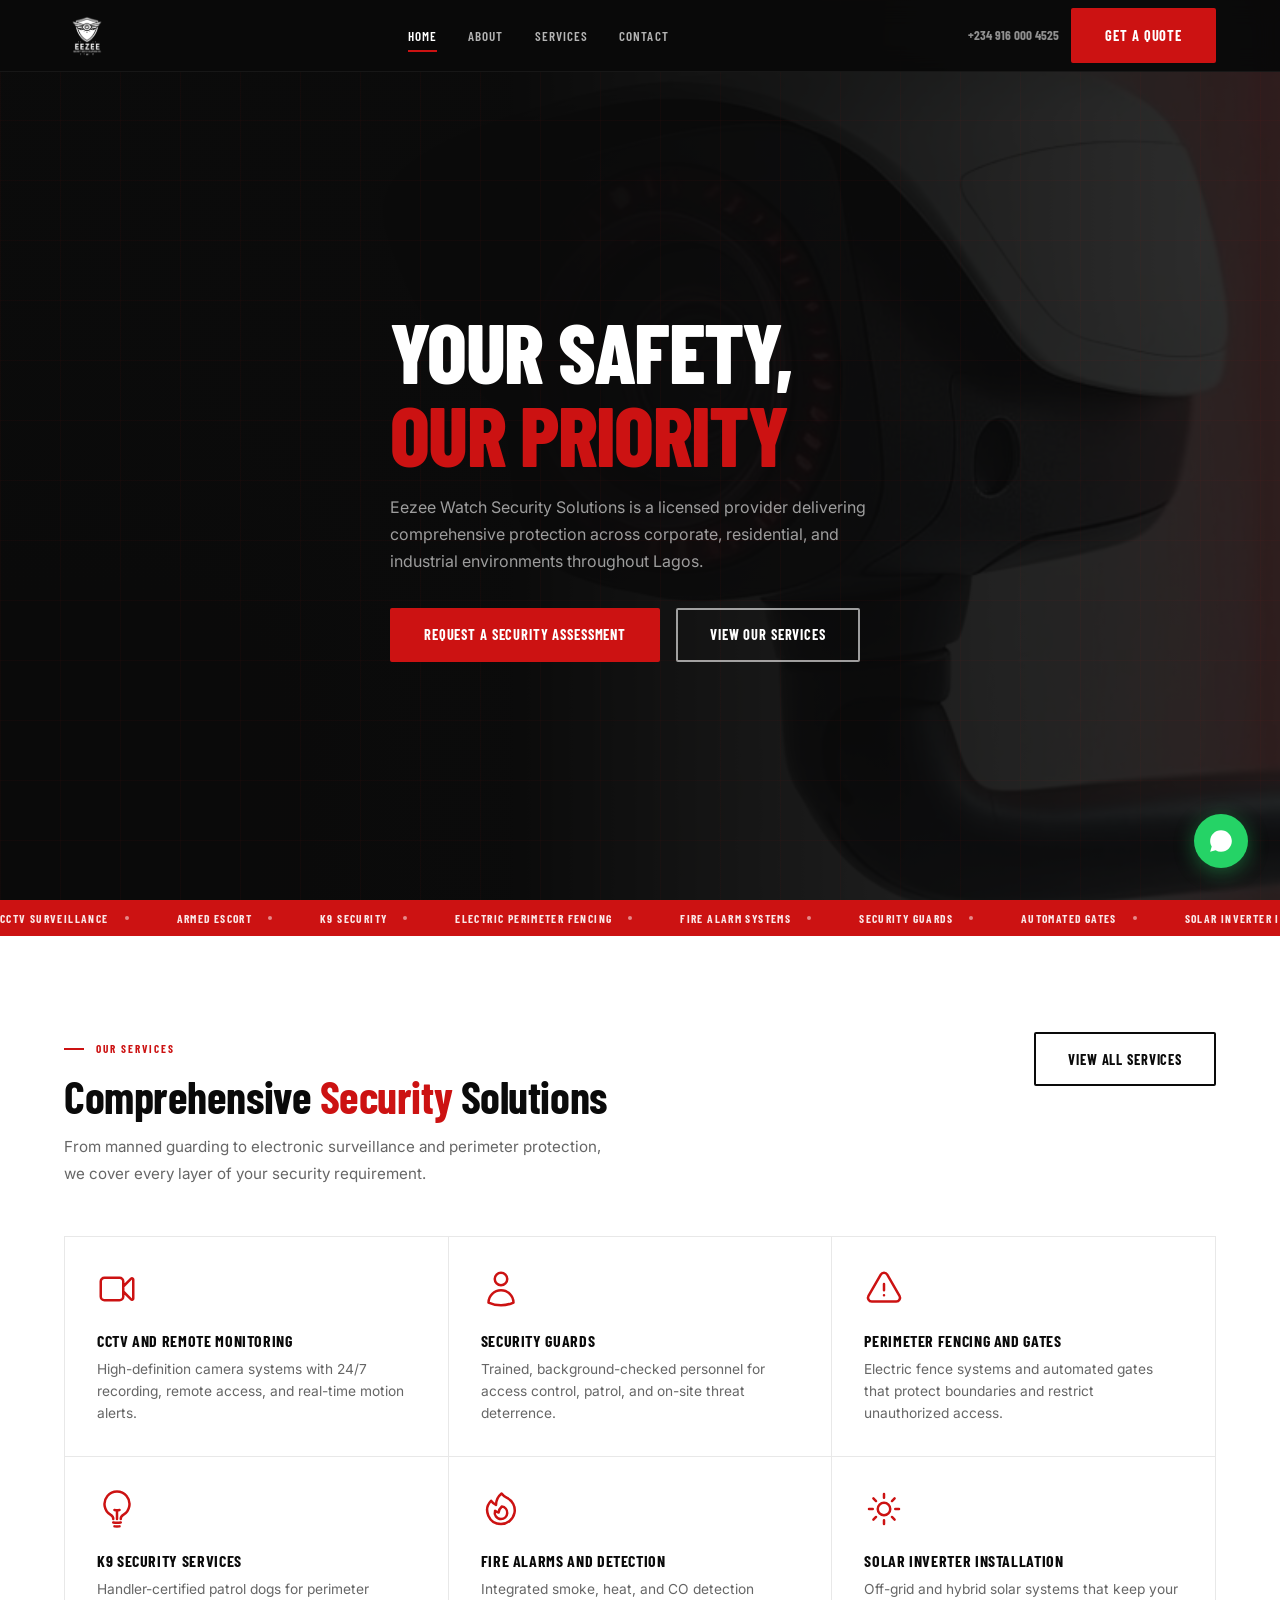
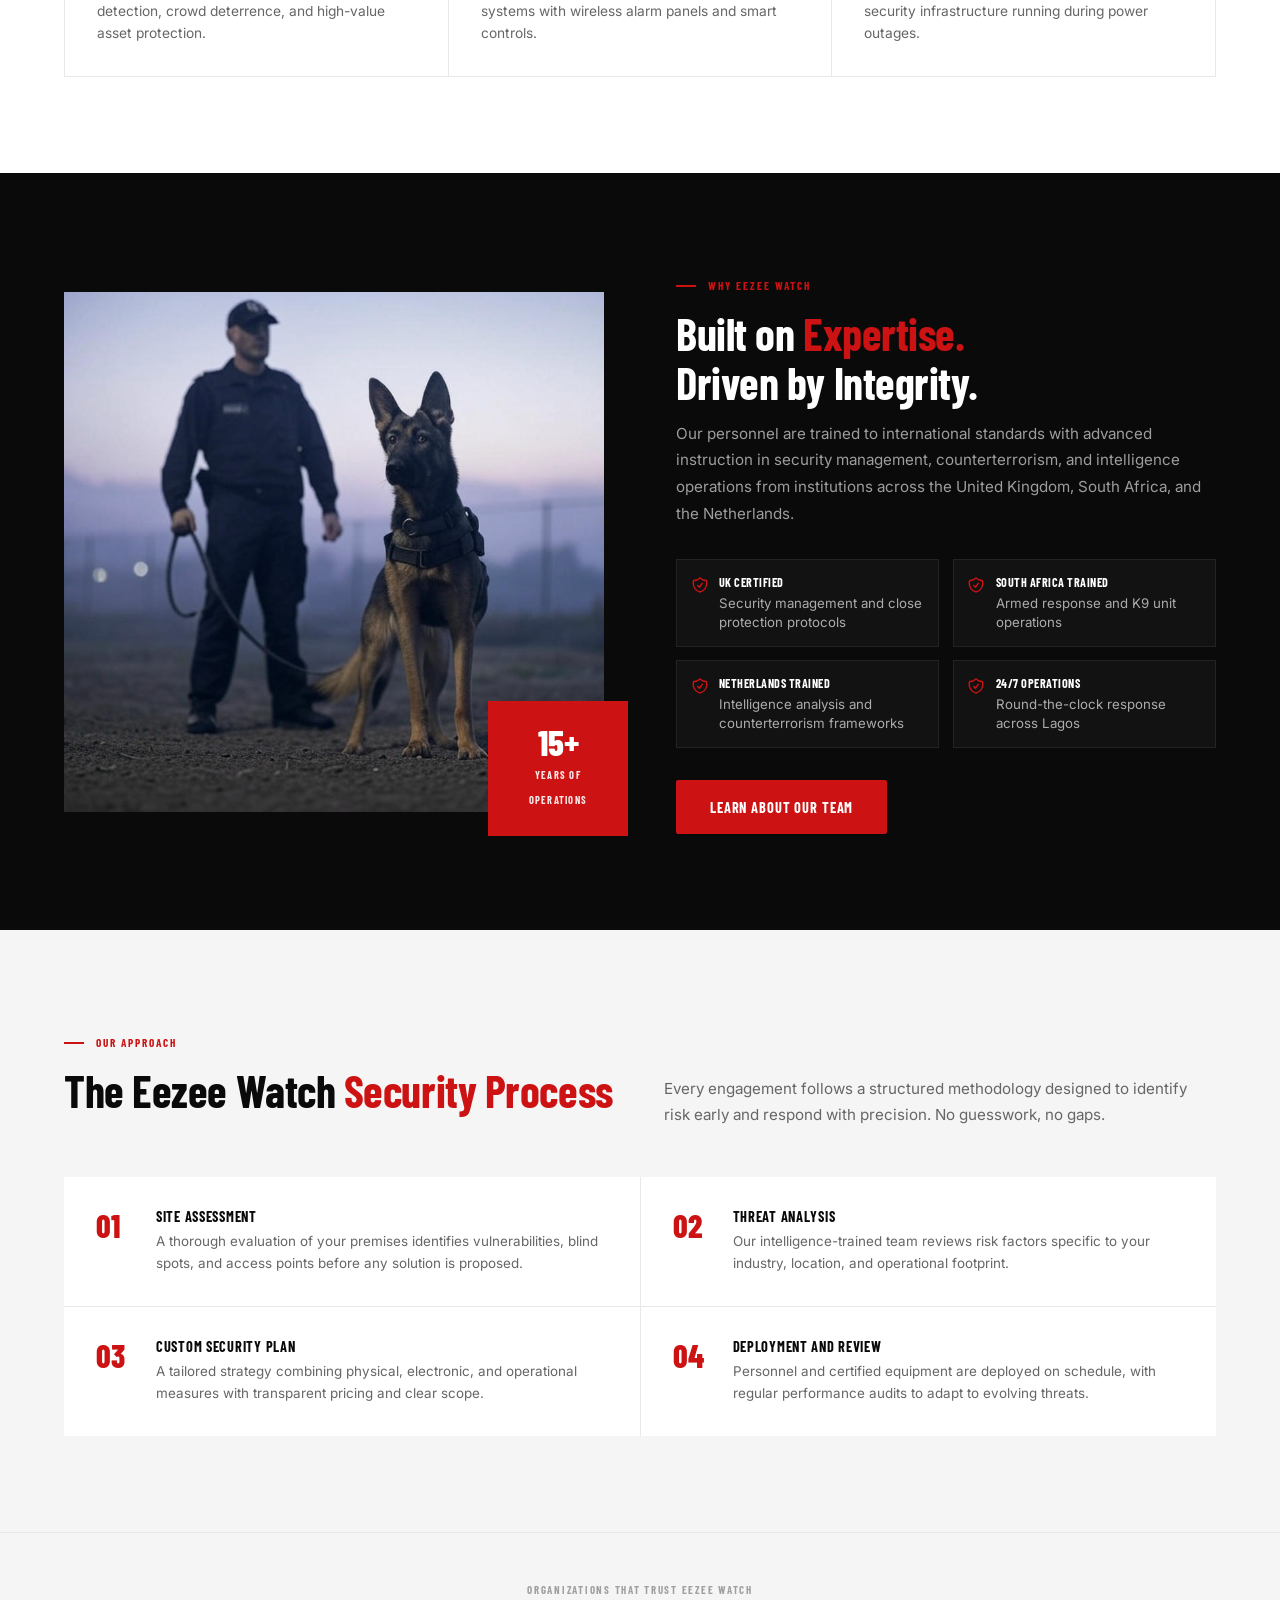
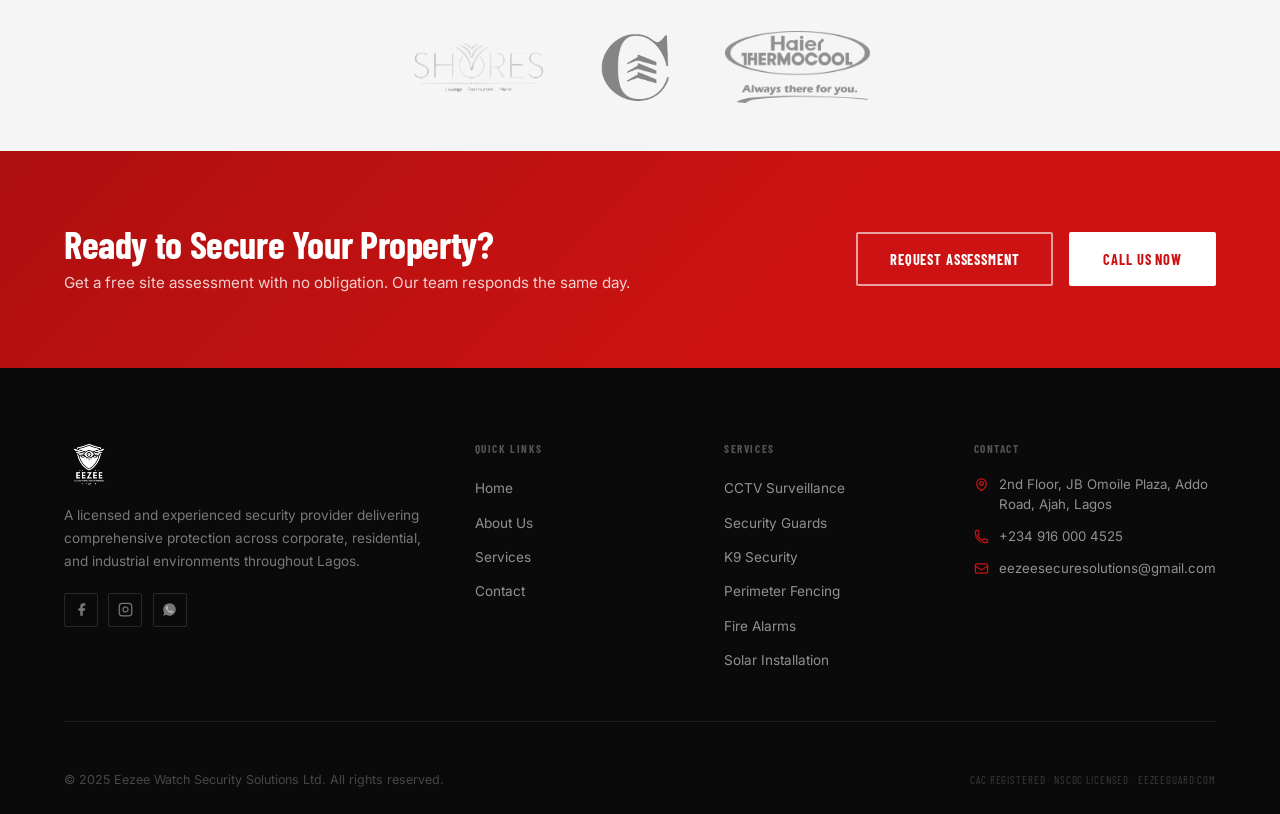
<file: index.html>
<!DOCTYPE html>
<html lang="en">
<head>
  <meta charset="UTF-8"/>
  <meta name="viewport" content="width=device-width, initial-scale=1.0"/>
  <meta name="description" content="Eezee Watch Security Solutions - Licensed security services in Lagos, Nigeria. CCTV, guards, K9, electric fencing, fire alarms and more."/>
  <meta property="og:title" content="Eezee Watch Security Solutions Ltd."/>
  <meta property="og:type" content="website"/>
  <link rel="icon" type="image/png" href="images/logo.png"/>
  <title>Eezee Watch Security Solutions Ltd. | Lagos, Nigeria</title>
  <link rel="preconnect" href="https://fonts.googleapis.com"/>
  <link rel="preconnect" href="https://fonts.gstatic.com" crossorigin/>
  <link href="https://fonts.googleapis.com/css2?family=Barlow+Condensed:wght@400;600;700;800&family=Inter:wght@400;500;600&display=swap" rel="stylesheet"/>
  <link rel="stylesheet" href="css/style.css"/>
</head>
<body>

<nav class="nav" role="navigation" aria-label="Main navigation">
  <div class="container nav-inner">
    <a href="index.html" class="nav-logo" aria-label="Eezee Watch home">
      <img src="images/logo.png" alt="Eezee Watch Security Solutions"/>
    </a>
    <ul class="nav-links" role="list">
      <li><a href="index.html">Home</a></li>
      <li><a href="about.html">About</a></li>
      <li><a href="services.html">Services</a></li>
      <li><a href="contact.html">Contact</a></li>
    </ul>
    <div class="nav-cta">
      <a href="tel:+2349160004525" class="nav-phone">+234 916 000 4525</a>
      <a href="contact.html" class="btn btn-primary">Get a Quote</a>
    </div>
    <button class="hamburger" aria-label="Toggle menu"><span></span><span></span><span></span></button>
  </div>
</nav>

<div class="mobile-menu" role="dialog" aria-label="Mobile navigation">
  <a href="index.html">Home</a>
  <a href="about.html">About</a>
  <a href="services.html">Services</a>
  <a href="contact.html">Contact</a>
  <div class="mobile-menu-cta">
    <a href="contact.html" class="btn btn-primary" style="width:100%;justify-content:center;">Get a Free Quote</a>
  </div>
</div>

<!-- HERO -->
<section class="hero" aria-label="Hero">
  <div class="hero-bg" aria-hidden="true"></div>
  <div class="hero-grid-lines" aria-hidden="true"></div>
  <div class="container">
    <div class="hero-inner">
      <div class="hero-content">
        <h1 class="hero-title">
          Your Safety,<br>
          <span class="accent">Our Priority</span>
        </h1>
        <p class="hero-sub">Eezee Watch Security Solutions is a licensed provider delivering comprehensive protection across corporate, residential, and industrial environments throughout Lagos.</p>
        <div class="hero-actions">
          <a href="contact.html" class="btn btn-primary">Request a Security Assessment</a>
          <a href="services.html" class="btn btn-outline">View Our Services</a>
        </div>
      </div>
    </div>
  </div>
</section>

<!-- TICKER -->
<div class="ticker" aria-hidden="true">
  <div class="ticker-track">
    <span class="ticker-item">CCTV Surveillance<span class="ticker-sep"></span></span>
    <span class="ticker-item">Armed Escort<span class="ticker-sep"></span></span>
    <span class="ticker-item">K9 Security<span class="ticker-sep"></span></span>
    <span class="ticker-item">Electric Perimeter Fencing<span class="ticker-sep"></span></span>
    <span class="ticker-item">Fire Alarm Systems<span class="ticker-sep"></span></span>
    <span class="ticker-item">Security Guards<span class="ticker-sep"></span></span>
    <span class="ticker-item">Automated Gates<span class="ticker-sep"></span></span>
    <span class="ticker-item">Solar Inverter Installation<span class="ticker-sep"></span></span>
    <span class="ticker-item">Threat Management<span class="ticker-sep"></span></span>
    <span class="ticker-item">Corporate Security<span class="ticker-sep"></span></span>
  </div>
</div>

<!-- SERVICES OVERVIEW -->
<section class="services-preview" aria-labelledby="services-heading">
  <div class="container">
    <div class="services-preview-header">
      <div>
        <span class="section-label">Our Services</span>
        <h2 class="section-title" id="services-heading">Comprehensive <span>Security</span> Solutions</h2>
        <p class="section-body">From manned guarding to electronic surveillance and perimeter protection, we cover every layer of your security requirement.</p>
      </div>
      <a href="services.html" class="btn btn-outline-dark" style="flex-shrink:0; align-self:flex-start;">View All Services</a>
    </div>
    <div class="services-grid">
      <div class="service-card reveal" data-service="CCTV Surveillance and Remote Monitoring">
        <svg class="service-card-icon" fill="none" stroke="currentColor" stroke-width="1.5" viewBox="0 0 24 24"><path stroke-linecap="round" stroke-linejoin="round" d="M15.75 10.5l4.72-4.72a.75.75 0 011.28.53v11.38a.75.75 0 01-1.28.53l-4.72-4.72M4.5 18.75h9a2.25 2.25 0 002.25-2.25v-9A2.25 2.25 0 0013.5 5.25h-9A2.25 2.25 0 002.25 7.5v9A2.25 2.25 0 004.5 18.75z"/></svg>
        <h3 class="service-card-title">CCTV and Remote Monitoring</h3>
        <p class="service-card-desc">High-definition camera systems with 24/7 recording, remote access, and real-time motion alerts.</p>
      </div>
      <div class="service-card reveal reveal-delay-1" data-service="Security Guards and Corporate Security">
        <svg class="service-card-icon" fill="none" stroke="currentColor" stroke-width="1.5" viewBox="0 0 24 24"><path stroke-linecap="round" stroke-linejoin="round" d="M15.75 6a3.75 3.75 0 11-7.5 0 3.75 3.75 0 017.5 0zM4.501 20.118a7.5 7.5 0 0114.998 0A17.933 17.933 0 0112 21.75c-2.676 0-5.216-.584-7.499-1.632z"/></svg>
        <h3 class="service-card-title">Security Guards</h3>
        <p class="service-card-desc">Trained, background-checked personnel for access control, patrol, and on-site threat deterrence.</p>
      </div>
      <div class="service-card reveal reveal-delay-2" data-service="Electric Perimeter Fencing and Electronic Gates">
        <svg class="service-card-icon" fill="none" stroke="currentColor" stroke-width="1.5" viewBox="0 0 24 24"><path stroke-linecap="round" stroke-linejoin="round" d="M12 9v3.75m-9.303 3.376c-.866 1.5.217 3.374 1.948 3.374h14.71c1.73 0 2.813-1.874 1.948-3.374L13.949 3.378c-.866-1.5-3.032-1.5-3.898 0L2.697 16.126zM12 15.75h.007v.008H12v-.008z"/></svg>
        <h3 class="service-card-title">Perimeter Fencing and Gates</h3>
        <p class="service-card-desc">Electric fence systems and automated gates that protect boundaries and restrict unauthorized access.</p>
      </div>
      <div class="service-card reveal reveal-delay-3" data-service="K9 Security Services">
        <svg class="service-card-icon" fill="none" stroke="currentColor" stroke-width="1.5" viewBox="0 0 24 24"><path stroke-linecap="round" stroke-linejoin="round" d="M12 18v-5.25m0 0a6.01 6.01 0 001.5-.189m-1.5.189a6.01 6.01 0 01-1.5-.189m3.75 7.478a12.06 12.06 0 01-4.5 0m3.75 2.383a14.406 14.406 0 01-3 0M14.25 18v-.192c0-.983.658-1.823 1.508-2.316a7.5 7.5 0 10-7.517 0c.85.493 1.509 1.333 1.509 2.316V18"/></svg>
        <h3 class="service-card-title">K9 Security Services</h3>
        <p class="service-card-desc">Handler-certified patrol dogs for perimeter detection, crowd deterrence, and high-value asset protection.</p>
      </div>
      <div class="service-card reveal reveal-delay-4" data-service="Fire Alarms and Electronic Security Systems">
        <svg class="service-card-icon" fill="none" stroke="currentColor" stroke-width="1.5" viewBox="0 0 24 24"><path stroke-linecap="round" stroke-linejoin="round" d="M15.362 5.214A8.252 8.252 0 0112 21 8.25 8.25 0 016.038 7.048 8.287 8.287 0 009 9.6a8.983 8.983 0 013.361-6.867 8.21 8.21 0 003 2.48z"/><path stroke-linecap="round" stroke-linejoin="round" d="M12 18a3.75 3.75 0 00.495-7.467 5.99 5.99 0 00-1.925 3.546 5.974 5.974 0 01-2.133-1A3.75 3.75 0 0012 18z"/></svg>
        <h3 class="service-card-title">Fire Alarms and Detection</h3>
        <p class="service-card-desc">Integrated smoke, heat, and CO detection systems with wireless alarm panels and smart controls.</p>
      </div>
      <div class="service-card reveal reveal-delay-5" data-service="Solar Inverter Sales and Installation">
        <svg class="service-card-icon" fill="none" stroke="currentColor" stroke-width="1.5" viewBox="0 0 24 24"><path stroke-linecap="round" stroke-linejoin="round" d="M12 3v2.25m6.364.386l-1.591 1.591M21 12h-2.25m-.386 6.364l-1.591-1.591M12 18.75V21m-4.773-4.227l-1.591 1.591M5.25 12H3m4.227-4.773L5.636 5.636M15.75 12a3.75 3.75 0 11-7.5 0 3.75 3.75 0 017.5 0z"/></svg>
        <h3 class="service-card-title">Solar Inverter Installation</h3>
        <p class="service-card-desc">Off-grid and hybrid solar systems that keep your security infrastructure running during power outages.</p>
      </div>
    </div>
  </div>
</section>

<!-- WHY US -->
<section class="why-us" aria-labelledby="why-heading">
  <div class="container">
    <div class="why-us-grid">
      <div class="why-us-image reveal">
        <img src="images/k9.jpg" alt="K9 unit on patrol at dusk" loading="lazy"/>
        <div class="why-us-image-badge">
          <span class="badge-number">15+</span>
          <span class="badge-label">Years of<br>Operations</span>
        </div>
      </div>
      <div class="why-us-content reveal reveal-delay-2">
        <span class="section-label">Why Eezee Watch</span>
        <h2 class="section-title" id="why-heading">Built on <span>Expertise.</span><br>Driven by Integrity.</h2>
        <p class="section-body">Our personnel are trained to international standards with advanced instruction in security management, counterterrorism, and intelligence operations from institutions across the United Kingdom, South Africa, and the Netherlands.</p>
        <div class="credentials">
          <div class="credential-item">
            <svg class="credential-icon" fill="none" stroke="currentColor" stroke-width="2" viewBox="0 0 24 24"><path stroke-linecap="round" stroke-linejoin="round" d="M9 12.75L11.25 15 15 9.75m-3-7.036A11.959 11.959 0 013.598 6 11.99 11.99 0 003 9.749c0 5.592 3.824 10.29 9 11.623 5.176-1.332 9-6.03 9-11.622 0-1.31-.21-2.571-.598-3.751h-.152c-3.196 0-6.1-1.248-8.25-3.285z"/></svg>
            <div class="credential-text"><strong>UK Certified</strong>Security management and close protection protocols</div>
          </div>
          <div class="credential-item">
            <svg class="credential-icon" fill="none" stroke="currentColor" stroke-width="2" viewBox="0 0 24 24"><path stroke-linecap="round" stroke-linejoin="round" d="M9 12.75L11.25 15 15 9.75m-3-7.036A11.959 11.959 0 013.598 6 11.99 11.99 0 003 9.749c0 5.592 3.824 10.29 9 11.623 5.176-1.332 9-6.03 9-11.622 0-1.31-.21-2.571-.598-3.751h-.152c-3.196 0-6.1-1.248-8.25-3.285z"/></svg>
            <div class="credential-text"><strong>South Africa Trained</strong>Armed response and K9 unit operations</div>
          </div>
          <div class="credential-item">
            <svg class="credential-icon" fill="none" stroke="currentColor" stroke-width="2" viewBox="0 0 24 24"><path stroke-linecap="round" stroke-linejoin="round" d="M9 12.75L11.25 15 15 9.75m-3-7.036A11.959 11.959 0 013.598 6 11.99 11.99 0 003 9.749c0 5.592 3.824 10.29 9 11.623 5.176-1.332 9-6.03 9-11.622 0-1.31-.21-2.571-.598-3.751h-.152c-3.196 0-6.1-1.248-8.25-3.285z"/></svg>
            <div class="credential-text"><strong>Netherlands Trained</strong>Intelligence analysis and counterterrorism frameworks</div>
          </div>
          <div class="credential-item">
            <svg class="credential-icon" fill="none" stroke="currentColor" stroke-width="2" viewBox="0 0 24 24"><path stroke-linecap="round" stroke-linejoin="round" d="M9 12.75L11.25 15 15 9.75m-3-7.036A11.959 11.959 0 013.598 6 11.99 11.99 0 003 9.749c0 5.592 3.824 10.29 9 11.623 5.176-1.332 9-6.03 9-11.622 0-1.31-.21-2.571-.598-3.751h-.152c-3.196 0-6.1-1.248-8.25-3.285z"/></svg>
            <div class="credential-text"><strong>24/7 Operations</strong>Round-the-clock response across Lagos</div>
          </div>
        </div>
        <a href="about.html" class="btn btn-primary">Learn About Our Team</a>
      </div>
    </div>
  </div>
</section>

<!-- SECURITY READINESS (new design replacing horizontal process) -->
<section class="readiness" aria-labelledby="readiness-heading">
  <div class="container">
    <div class="readiness-header">
      <div class="reveal">
        <span class="section-label">Our Approach</span>
        <h2 class="section-title" id="readiness-heading">The Eezee Watch <span>Security Process</span></h2>
      </div>
      <div class="reveal reveal-delay-1">
        <p class="section-body">Every engagement follows a structured methodology designed to identify risk early and respond with precision. No guesswork, no gaps.</p>
      </div>
    </div>
    <div class="readiness-grid">
      <div class="readiness-card reveal">
        <span class="readiness-num">01</span>
        <div><h3 class="readiness-title">Site Assessment</h3><p class="readiness-desc">A thorough evaluation of your premises identifies vulnerabilities, blind spots, and access points before any solution is proposed.</p></div>
      </div>
      <div class="readiness-card reveal reveal-delay-1">
        <span class="readiness-num">02</span>
        <div><h3 class="readiness-title">Threat Analysis</h3><p class="readiness-desc">Our intelligence-trained team reviews risk factors specific to your industry, location, and operational footprint.</p></div>
      </div>
      <div class="readiness-card reveal reveal-delay-2">
        <span class="readiness-num">03</span>
        <div><h3 class="readiness-title">Custom Security Plan</h3><p class="readiness-desc">A tailored strategy combining physical, electronic, and operational measures with transparent pricing and clear scope.</p></div>
      </div>
      <div class="readiness-card reveal reveal-delay-3">
        <span class="readiness-num">04</span>
        <div><h3 class="readiness-title">Deployment and Review</h3><p class="readiness-desc">Personnel and certified equipment are deployed on schedule, with regular performance audits to adapt to evolving threats.</p></div>
      </div>
    </div>
  </div>
</section>

<!-- TESTIMONIALS -->
<!-- ORGANIZATIONS -->
<section class="clients" aria-label="Partner Organizations">
  <div class="container">
    <p class="clients-label">Organizations That Trust Eezee Watch</p>
    <div class="clients-logos">
      <img src="images/client_shores.png" alt="Shores Lounge Restaurant Hotel" class="client-logo-img" style="height:72px;"/>
      <img src="images/client_casaluxus.png" alt="Casaluxus" class="client-logo-img" style="height:72px;"/>
      <img src="images/client_haier.png" alt="Haier Thermocool" class="client-logo-img" style="height:72px;"/>
    </div>
  </div>
</section>

<!-- CTA BANNER -->
<section class="cta-banner" aria-label="Call to action">
  <div class="container">
    <div class="cta-banner-inner">
      <div class="cta-banner-text">
        <h2>Ready to Secure Your Property?</h2>
        <p>Get a free site assessment with no obligation. Our team responds the same day.</p>
      </div>
      <div class="cta-banner-actions">
        <a href="contact.html" class="btn btn-outline">Request Assessment</a>
        <a href="tel:+2349160004525" class="btn" style="background:white;color:var(--red);border:2px solid white;">Call Us Now</a>
      </div>
    </div>
  </div>
</section>

<!-- FOOTER -->
<footer class="footer" aria-label="Footer">
  <div class="container">
    <div class="footer-grid">
      <div>
        <img src="images/logo.png" alt="Eezee Watch Security Solutions" class="footer-brand-logo"/>
        <p class="footer-brand-desc">A licensed and experienced security provider delivering comprehensive protection across corporate, residential, and industrial environments throughout Lagos.</p>
        <div class="footer-social">
          <a href="#" class="social-link" aria-label="Facebook"><svg fill="currentColor" viewBox="0 0 24 24"><path d="M18 2h-3a5 5 0 00-5 5v3H7v4h3v8h4v-8h3l1-4h-4V7a1 1 0 011-1h3z"/></svg></a>
          <a href="#" class="social-link" aria-label="Instagram"><svg fill="none" stroke="currentColor" stroke-width="2" viewBox="0 0 24 24"><rect x="2" y="2" width="20" height="20" rx="5" ry="5"/><path d="M16 11.37A4 4 0 1112.63 8 4 4 0 0116 11.37z"/><line x1="17.5" y1="6.5" x2="17.51" y2="6.5"/></svg></a>
          <a href="https://wa.me/2349160004525" class="social-link" aria-label="WhatsApp"><svg fill="currentColor" viewBox="0 0 24 24"><path d="M17.472 14.382c-.297-.149-1.758-.867-2.03-.967-.273-.099-.471-.148-.67.15-.197.297-.767.966-.94 1.164-.173.199-.347.223-.644.075-.297-.15-1.255-.463-2.39-1.475-.883-.788-1.48-1.761-1.653-2.059-.173-.297-.018-.458.13-.606.134-.133.298-.347.446-.52.149-.174.198-.298.298-.497.099-.198.05-.371-.025-.52-.075-.149-.669-1.612-.916-2.207-.242-.579-.487-.5-.669-.51-.173-.008-.371-.01-.57-.01-.198 0-.52.074-.792.372-.272.297-1.04 1.016-1.04 2.479 0 1.462 1.065 2.875 1.213 3.074.149.198 2.096 3.2 5.077 4.487.709.306 1.262.489 1.694.625.712.227 1.36.195 1.871.118.571-.085 1.758-.719 2.006-1.413.248-.694.248-1.289.173-1.413-.074-.124-.272-.198-.57-.347z"/><path d="M12 2C6.477 2 2 6.477 2 12c0 1.89.525 3.66 1.438 5.168L2 22l4.984-1.407A9.96 9.96 0 0012 22c5.523 0 10-4.477 10-10S17.523 2 12 2z"/></svg></a>
        </div>
      </div>
      <div>
        <p class="footer-heading">Quick Links</p>
        <ul class="footer-links">
          <li><a href="index.html">Home</a></li>
          <li><a href="about.html">About Us</a></li>
          <li><a href="services.html">Services</a></li>
          <li><a href="contact.html">Contact</a></li>
        </ul>
      </div>
      <div>
        <p class="footer-heading">Services</p>
        <ul class="footer-links">
          <li><a href="services.html">CCTV Surveillance</a></li>
          <li><a href="services.html">Security Guards</a></li>
          <li><a href="services.html">K9 Security</a></li>
          <li><a href="services.html">Perimeter Fencing</a></li>
          <li><a href="services.html">Fire Alarms</a></li>
          <li><a href="services.html">Solar Installation</a></li>
        </ul>
      </div>
      <div>
        <p class="footer-heading">Contact</p>
        <div class="footer-contact-item">
          <svg fill="none" stroke="currentColor" stroke-width="2" viewBox="0 0 24 24"><path stroke-linecap="round" stroke-linejoin="round" d="M15 10.5a3 3 0 11-6 0 3 3 0 016 0z"/><path stroke-linecap="round" stroke-linejoin="round" d="M19.5 10.5c0 7.142-7.5 11.25-7.5 11.25S4.5 17.642 4.5 10.5a7.5 7.5 0 1115 0z"/></svg>
          <span>2nd Floor, JB Omoile Plaza, Addo Road, Ajah, Lagos</span>
        </div>
        <div class="footer-contact-item">
          <svg fill="none" stroke="currentColor" stroke-width="2" viewBox="0 0 24 24"><path stroke-linecap="round" stroke-linejoin="round" d="M2.25 6.75c0 8.284 6.716 15 15 15h2.25a2.25 2.25 0 002.25-2.25v-1.372c0-.516-.351-.966-.852-1.091l-4.423-1.106c-.44-.11-.902.055-1.173.417l-.97 1.293c-.282.376-.769.542-1.21.38a12.035 12.035 0 01-7.143-7.143c-.162-.441.004-.928.38-1.21l1.293-.97c.363-.271.527-.734.417-1.173L6.963 3.102a1.125 1.125 0 00-1.091-.852H4.5A2.25 2.25 0 002.25 4.5v2.25z"/></svg>
          <span><a href="tel:+2349160004525">+234 916 000 4525</a></span>
        </div>
        <div class="footer-contact-item">
          <svg fill="none" stroke="currentColor" stroke-width="2" viewBox="0 0 24 24"><path stroke-linecap="round" stroke-linejoin="round" d="M21.75 6.75v10.5a2.25 2.25 0 01-2.25 2.25h-15a2.25 2.25 0 01-2.25-2.25V6.75m19.5 0A2.25 2.25 0 0019.5 4.5h-15a2.25 2.25 0 00-2.25 2.25m19.5 0v.243a2.25 2.25 0 01-1.07 1.916l-7.5 4.615a2.25 2.25 0 01-2.36 0L3.32 8.91a2.25 2.25 0 01-1.07-1.916V6.75"/></svg>
          <span><a href="mailto:eezeesecuresolutions@gmail.com">eezeesecuresolutions@gmail.com</a></span>
        </div>
      </div>
    </div>
    <div class="footer-bottom">
      <p class="footer-copyright">&copy; 2025 Eezee Watch Security Solutions Ltd. All rights reserved.</p>
      <p class="footer-reg">CAC Registered &middot; NSCDC Licensed &middot; eezeeguard.com</p>
    </div>
  </div>
</footer>

<a href="https://wa.me/2349160004525" class="whatsapp-float" aria-label="Chat on WhatsApp" target="_blank" rel="noopener noreferrer">
  <svg viewBox="0 0 24 24"><path d="M17.472 14.382c-.297-.149-1.758-.867-2.03-.967-.273-.099-.471-.148-.67.15-.197.297-.767.966-.94 1.164-.173.199-.347.223-.644.075-.297-.15-1.255-.463-2.39-1.475-.883-.788-1.48-1.761-1.653-2.059-.173-.297-.018-.458.13-.606.134-.133.298-.347.446-.52.149-.174.198-.298.298-.497.099-.198.05-.371-.025-.52-.075-.149-.669-1.612-.916-2.207-.242-.579-.487-.5-.669-.51-.173-.008-.371-.01-.57-.01-.198 0-.52.074-.792.372-.272.297-1.04 1.016-1.04 2.479 0 1.462 1.065 2.875 1.213 3.074.149.198 2.096 3.2 5.077 4.487.709.306 1.262.489 1.694.625.712.227 1.36.195 1.871.118.571-.085 1.758-.719 2.006-1.413.248-.694.248-1.289.173-1.413-.074-.124-.272-.198-.57-.347z"/><path d="M12 2C6.477 2 2 6.477 2 12c0 1.89.525 3.66 1.438 5.168L2 22l4.984-1.407A9.96 9.96 0 0012 22c5.523 0 10-4.477 10-10S17.523 2 12 2z"/></svg>
</a>
<script src="js/main.js"></script>
</body>
</html>
</file>
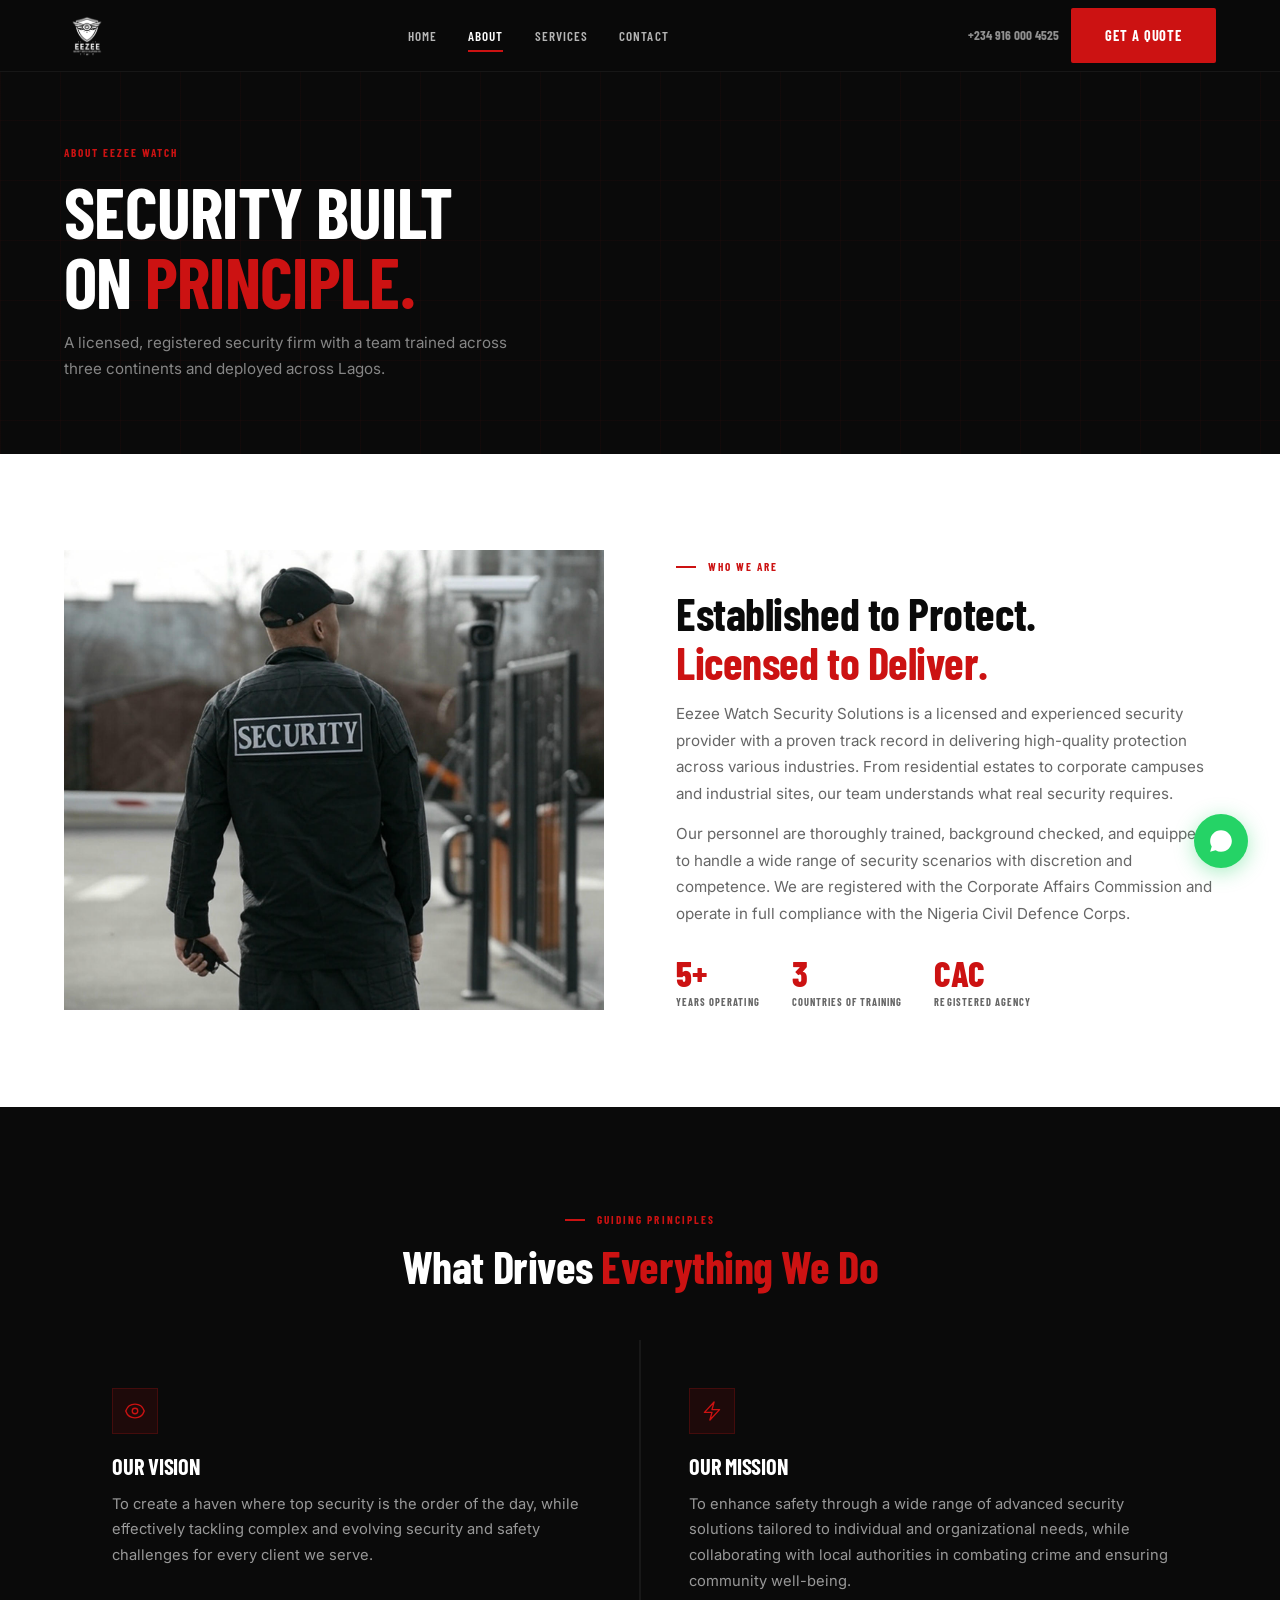
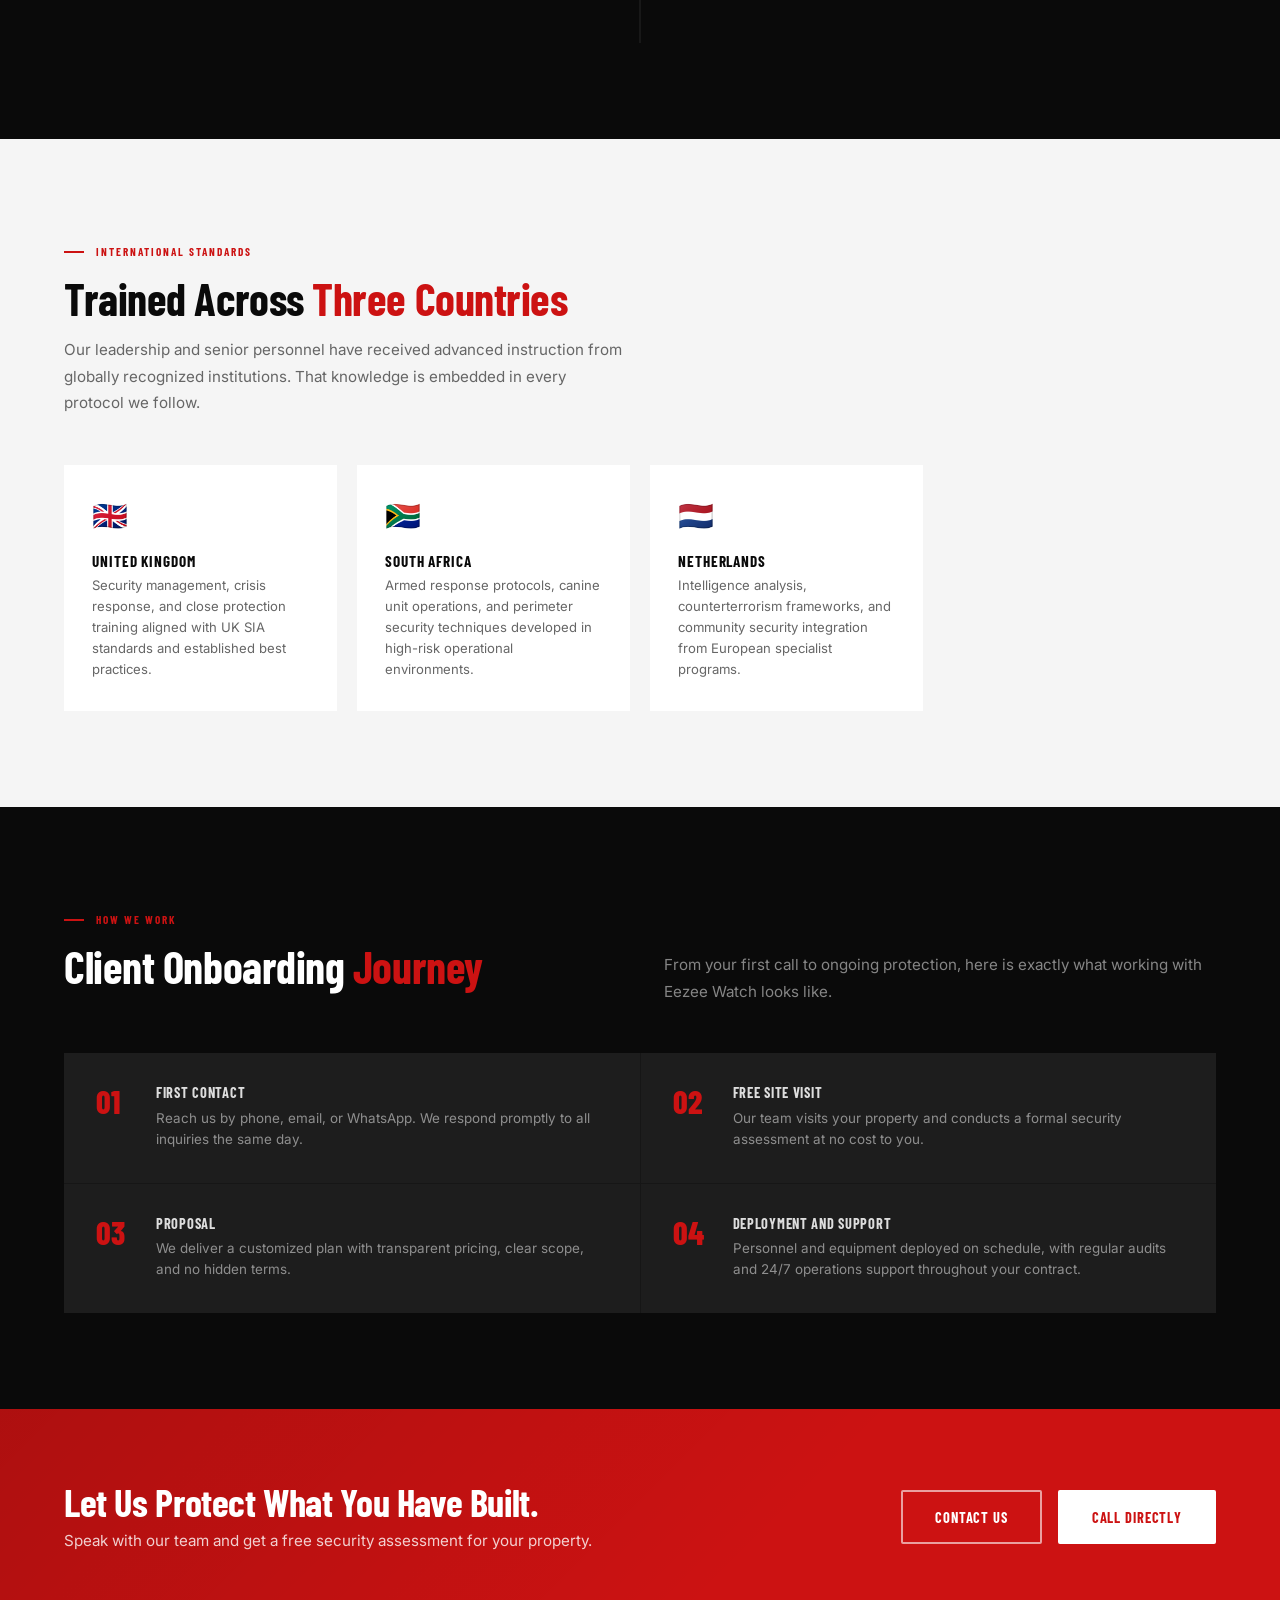
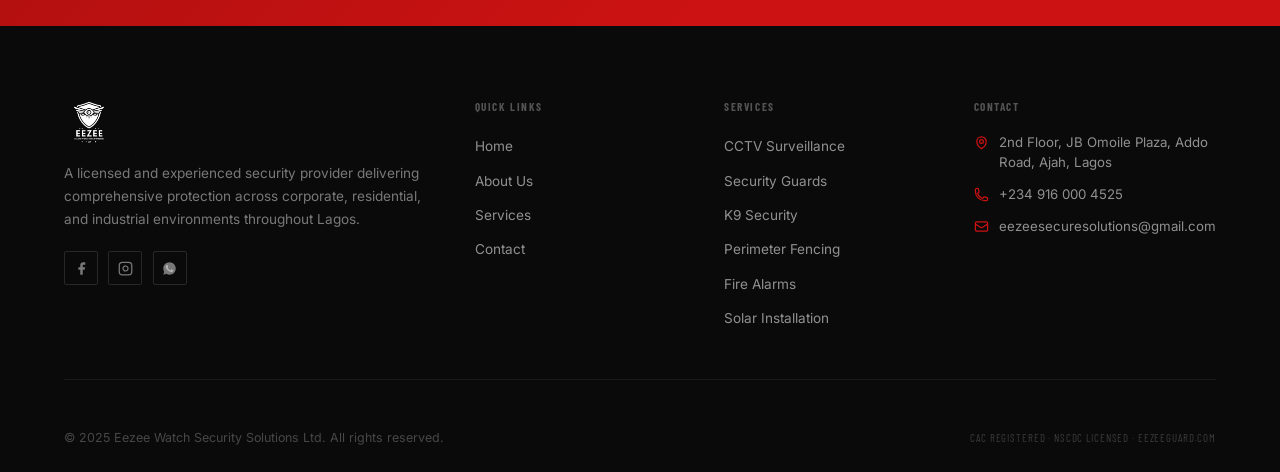
<file: about.html>
<!DOCTYPE html>
<html lang="en">
<head>
  <meta charset="UTF-8"/>
  <meta name="viewport" content="width=device-width, initial-scale=1.0"/>
  <meta name="description" content="About Eezee Watch Security Solutions - Our history, mission, vision, and internationally trained security team based in Lagos, Nigeria."/>
  <link rel="icon" type="image/png" href="images/logo.png"/>
  <title>About Us | Eezee Watch Security Solutions Ltd.</title>
  <link rel="preconnect" href="https://fonts.googleapis.com"/>
  <link rel="preconnect" href="https://fonts.gstatic.com" crossorigin/>
  <link href="https://fonts.googleapis.com/css2?family=Barlow+Condensed:wght@400;600;700;800&family=Inter:wght@400;500;600&display=swap" rel="stylesheet"/>
  <link rel="stylesheet" href="css/style.css"/>
</head>
<body>

<nav class="nav" role="navigation" aria-label="Main navigation">
  <div class="container nav-inner">
    <a href="index.html" class="nav-logo"><img src="images/logo.png" alt="Eezee Watch Security Solutions"/></a>
    <ul class="nav-links" role="list">
      <li><a href="index.html">Home</a></li>
      <li><a href="about.html">About</a></li>
      <li><a href="services.html">Services</a></li>
      <li><a href="contact.html">Contact</a></li>
    </ul>
    <div class="nav-cta">
      <a href="tel:+2349160004525" class="nav-phone">+234 916 000 4525</a>
      <a href="contact.html" class="btn btn-primary">Get a Quote</a>
    </div>
    <button class="hamburger" aria-label="Toggle menu"><span></span><span></span><span></span></button>
  </div>
</nav>
<div class="mobile-menu" role="dialog">
  <a href="index.html">Home</a><a href="about.html">About</a><a href="services.html">Services</a><a href="contact.html">Contact</a>
  <div class="mobile-menu-cta"><a href="contact.html" class="btn btn-primary" style="width:100%;justify-content:center;">Get a Free Quote</a></div>
</div>

<section class="page-hero">
  <div class="container page-hero-inner">
    <p class="page-hero-label">About Eezee Watch</p>
    <h1 class="page-hero-title">Security Built<br>on <span style="color:var(--red)">Principle.</span></h1>
    <p class="page-hero-sub">A licensed, registered security firm with a team trained across three continents and deployed across Lagos.</p>
  </div>
</section>

<!-- ABOUT STORY -->
<section class="about-story" aria-labelledby="story-heading">
  <div class="container">
    <div class="about-story-grid">
      <div class="about-story-image reveal">
        <img src="images/security_guard.jpg" alt="Eezee Watch security personnel on duty" loading="lazy"/>
      </div>
      <div class="reveal reveal-delay-2">
        <span class="section-label">Who We Are</span>
        <h2 class="section-title" id="story-heading">Established to Protect.<br><span>Licensed to Deliver.</span></h2>
        <p class="section-body">Eezee Watch Security Solutions is a licensed and experienced security provider with a proven track record in delivering high-quality protection across various industries. From residential estates to corporate campuses and industrial sites, our team understands what real security requires.</p>
        <p class="section-body" style="margin-top:0.85rem;">Our personnel are thoroughly trained, background checked, and equipped to handle a wide range of security scenarios with discretion and competence. We are registered with the Corporate Affairs Commission and operate in full compliance with the Nigeria Civil Defence Corps.</p>
        <div class="stats-row">
          <div class="stat-item"><div class="stat-num">5+</div><div class="stat-label">Years Operating</div></div>
          <div class="stat-item"><div class="stat-num">3</div><div class="stat-label">Countries of Training</div></div>
          <div class="stat-item"><div class="stat-num">CAC</div><div class="stat-label">Registered Agency</div></div>
        </div>
      </div>
    </div>
  </div>
</section>

<!-- VISION & MISSION -->
<section class="vision-mission" aria-labelledby="vm-heading">
  <div class="container">
    <div style="text-align:center;max-width:560px;margin:0 auto;" class="reveal">
      <span class="section-label" style="justify-content:center;">Guiding Principles</span>
      <h2 class="section-title" id="vm-heading" style="color:white;">What Drives <span>Everything We Do</span></h2>
    </div>
    <div class="vm-grid">
      <div class="vm-card reveal">
        <div class="vm-icon">
          <svg fill="none" stroke="currentColor" stroke-width="1.5" viewBox="0 0 24 24"><path stroke-linecap="round" stroke-linejoin="round" d="M2.036 12.322a1.012 1.012 0 010-.639C3.423 7.51 7.36 4.5 12 4.5c4.638 0 8.573 3.007 9.963 7.178.07.207.07.431 0 .639C20.577 16.49 16.64 19.5 12 19.5c-4.638 0-8.573-3.007-9.963-7.178z"/><path stroke-linecap="round" stroke-linejoin="round" d="M15 12a3 3 0 11-6 0 3 3 0 016 0z"/></svg>
        </div>
        <h3 class="vm-title">Our Vision</h3>
        <p class="vm-text">To create a haven where top security is the order of the day, while effectively tackling complex and evolving security and safety challenges for every client we serve.</p>
      </div>
      <div class="vm-card reveal reveal-delay-2">
        <div class="vm-icon">
          <svg fill="none" stroke="currentColor" stroke-width="1.5" viewBox="0 0 24 24"><path stroke-linecap="round" stroke-linejoin="round" d="M3.75 13.5l10.5-11.25L12 10.5h8.25L9.75 21.75 12 13.5H3.75z"/></svg>
        </div>
        <h3 class="vm-title">Our Mission</h3>
        <p class="vm-text">To enhance safety through a wide range of advanced security solutions tailored to individual and organizational needs, while collaborating with local authorities in combating crime and ensuring community well-being.</p>
      </div>
    </div>
  </div>
</section>

<!-- INTERNATIONAL TRAINING -->
<section class="training-section" aria-labelledby="training-heading">
  <div class="container">
    <div class="reveal">
      <span class="section-label">International Standards</span>
      <h2 class="section-title" id="training-heading">Trained Across <span>Three Countries</span></h2>
      <p class="section-body">Our leadership and senior personnel have received advanced instruction from globally recognized institutions. That knowledge is embedded in every protocol we follow.</p>
    </div>
    <div class="training-grid">
      <div class="training-card reveal">
        <span class="training-flag">🇬🇧</span>
        <h3 class="training-country">United Kingdom</h3>
        <p class="training-desc">Security management, crisis response, and close protection training aligned with UK SIA standards and established best practices.</p>
      </div>
      <div class="training-card reveal reveal-delay-1">
        <span class="training-flag">🇿🇦</span>
        <h3 class="training-country">South Africa</h3>
        <p class="training-desc">Armed response protocols, canine unit operations, and perimeter security techniques developed in high-risk operational environments.</p>
      </div>
      <div class="training-card reveal reveal-delay-2">
        <span class="training-flag">🇳🇱</span>
        <h3 class="training-country">Netherlands</h3>
        <p class="training-desc">Intelligence analysis, counterterrorism frameworks, and community security integration from European specialist programs.</p>
      </div>
    </div>
  </div>
</section>

<!-- SECURITY READINESS (same grid design as homepage for consistency) -->
<section class="readiness" aria-labelledby="onboard-heading" style="background:var(--black);">
  <div class="container">
    <div class="readiness-header">
      <div class="reveal">
        <span class="section-label">How We Work</span>
        <h2 class="section-title" id="onboard-heading" style="color:white;">Client Onboarding <span>Journey</span></h2>
      </div>
      <div class="reveal reveal-delay-1">
        <p class="section-body" style="color:rgba(255,255,255,0.5);">From your first call to ongoing protection, here is exactly what working with Eezee Watch looks like.</p>
      </div>
    </div>
    <div class="readiness-grid" style="background:rgba(255,255,255,0.05);">
      <div class="readiness-card reveal" style="background:rgba(255,255,255,0.03);border:none;">
        <span class="readiness-num" style="color:var(--red)"">01</span>
        <div><h3 class="readiness-title" style="color:rgba(255,255,255,0.85);">First Contact</h3><p class="readiness-desc" style="color:rgba(255,255,255,0.5);">Reach us by phone, email, or WhatsApp. We respond promptly to all inquiries the same day.</p></div>
      </div>
      <div class="readiness-card reveal reveal-delay-1" style="background:rgba(255,255,255,0.03);border:none;">
        <span class="readiness-num" style="color:var(--red)"">02</span>
        <div><h3 class="readiness-title" style="color:rgba(255,255,255,0.85);">Free Site Visit</h3><p class="readiness-desc" style="color:rgba(255,255,255,0.5);">Our team visits your property and conducts a formal security assessment at no cost to you.</p></div>
      </div>
      <div class="readiness-card reveal reveal-delay-2" style="background:rgba(255,255,255,0.03);border:none;">
        <span class="readiness-num" style="color:var(--red)"">03</span>
        <div><h3 class="readiness-title" style="color:rgba(255,255,255,0.85);">Proposal</h3><p class="readiness-desc" style="color:rgba(255,255,255,0.5);">We deliver a customized plan with transparent pricing, clear scope, and no hidden terms.</p></div>
      </div>
      <div class="readiness-card reveal reveal-delay-3" style="background:rgba(255,255,255,0.03);border:none;">
        <span class="readiness-num" style="color:var(--red)"">04</span>
        <div><h3 class="readiness-title" style="color:rgba(255,255,255,0.85);">Deployment and Support</h3><p class="readiness-desc" style="color:rgba(255,255,255,0.5);">Personnel and equipment deployed on schedule, with regular audits and 24/7 operations support throughout your contract.</p></div>
      </div>
    </div>
  </div>
</section>

<section class="cta-banner" aria-label="Call to action">
  <div class="container">
    <div class="cta-banner-inner">
      <div class="cta-banner-text">
        <h2>Let Us Protect What You Have Built.</h2>
        <p>Speak with our team and get a free security assessment for your property.</p>
      </div>
      <div class="cta-banner-actions">
        <a href="contact.html" class="btn btn-outline">Contact Us</a>
        <a href="tel:+2349160004525" class="btn" style="background:white;color:var(--red);border:2px solid white;">Call Directly</a>
      </div>
    </div>
  </div>
</section>

<footer class="footer" aria-label="Footer">
  <div class="container">
    <div class="footer-grid">
      <div>
        <img src="images/logo.png" alt="Eezee Watch Security Solutions" class="footer-brand-logo"/>
        <p class="footer-brand-desc">A licensed and experienced security provider delivering comprehensive protection across corporate, residential, and industrial environments throughout Lagos.</p>
        <div class="footer-social">
          <a href="#" class="social-link" aria-label="Facebook"><svg fill="currentColor" viewBox="0 0 24 24"><path d="M18 2h-3a5 5 0 00-5 5v3H7v4h3v8h4v-8h3l1-4h-4V7a1 1 0 011-1h3z"/></svg></a>
          <a href="#" class="social-link" aria-label="Instagram"><svg fill="none" stroke="currentColor" stroke-width="2" viewBox="0 0 24 24"><rect x="2" y="2" width="20" height="20" rx="5" ry="5"/><path d="M16 11.37A4 4 0 1112.63 8 4 4 0 0116 11.37z"/><line x1="17.5" y1="6.5" x2="17.51" y2="6.5"/></svg></a>
          <a href="https://wa.me/2349160004525" class="social-link" aria-label="WhatsApp"><svg fill="currentColor" viewBox="0 0 24 24"><path d="M17.472 14.382c-.297-.149-1.758-.867-2.03-.967-.273-.099-.471-.148-.67.15-.197.297-.767.966-.94 1.164-.173.199-.347.223-.644.075-.297-.15-1.255-.463-2.39-1.475-.883-.788-1.48-1.761-1.653-2.059-.173-.297-.018-.458.13-.606.134-.133.298-.347.446-.52.149-.174.198-.298.298-.497.099-.198.05-.371-.025-.52-.075-.149-.669-1.612-.916-2.207-.242-.579-.487-.5-.669-.51-.173-.008-.371-.01-.57-.01-.198 0-.52.074-.792.372-.272.297-1.04 1.016-1.04 2.479 0 1.462 1.065 2.875 1.213 3.074.149.198 2.096 3.2 5.077 4.487.709.306 1.262.489 1.694.625.712.227 1.36.195 1.871.118.571-.085 1.758-.719 2.006-1.413.248-.694.248-1.289.173-1.413-.074-.124-.272-.198-.57-.347z"/><path d="M12 2C6.477 2 2 6.477 2 12c0 1.89.525 3.66 1.438 5.168L2 22l4.984-1.407A9.96 9.96 0 0012 22c5.523 0 10-4.477 10-10S17.523 2 12 2z"/></svg></a>
        </div>
      </div>
      <div>
        <p class="footer-heading">Quick Links</p>
        <ul class="footer-links">
          <li><a href="index.html">Home</a></li><li><a href="about.html">About Us</a></li>
          <li><a href="services.html">Services</a></li><li><a href="contact.html">Contact</a></li>
        </ul>
      </div>
      <div>
        <p class="footer-heading">Services</p>
        <ul class="footer-links">
          <li><a href="services.html">CCTV Surveillance</a></li><li><a href="services.html">Security Guards</a></li>
          <li><a href="services.html">K9 Security</a></li><li><a href="services.html">Perimeter Fencing</a></li>
          <li><a href="services.html">Fire Alarms</a></li><li><a href="services.html">Solar Installation</a></li>
        </ul>
      </div>
      <div>
        <p class="footer-heading">Contact</p>
        <div class="footer-contact-item"><svg fill="none" stroke="currentColor" stroke-width="2" viewBox="0 0 24 24"><path stroke-linecap="round" stroke-linejoin="round" d="M15 10.5a3 3 0 11-6 0 3 3 0 016 0z"/><path stroke-linecap="round" stroke-linejoin="round" d="M19.5 10.5c0 7.142-7.5 11.25-7.5 11.25S4.5 17.642 4.5 10.5a7.5 7.5 0 1115 0z"/></svg><span>2nd Floor, JB Omoile Plaza, Addo Road, Ajah, Lagos</span></div>
        <div class="footer-contact-item"><svg fill="none" stroke="currentColor" stroke-width="2" viewBox="0 0 24 24"><path stroke-linecap="round" stroke-linejoin="round" d="M2.25 6.75c0 8.284 6.716 15 15 15h2.25a2.25 2.25 0 002.25-2.25v-1.372c0-.516-.351-.966-.852-1.091l-4.423-1.106c-.44-.11-.902.055-1.173.417l-.97 1.293c-.282.376-.769.542-1.21.38a12.035 12.035 0 01-7.143-7.143c-.162-.441.004-.928.38-1.21l1.293-.97c.363-.271.527-.734.417-1.173L6.963 3.102a1.125 1.125 0 00-1.091-.852H4.5A2.25 2.25 0 002.25 4.5v2.25z"/></svg><span><a href="tel:+2349160004525">+234 916 000 4525</a></span></div>
        <div class="footer-contact-item"><svg fill="none" stroke="currentColor" stroke-width="2" viewBox="0 0 24 24"><path stroke-linecap="round" stroke-linejoin="round" d="M21.75 6.75v10.5a2.25 2.25 0 01-2.25 2.25h-15a2.25 2.25 0 01-2.25-2.25V6.75m19.5 0A2.25 2.25 0 0019.5 4.5h-15a2.25 2.25 0 00-2.25 2.25m19.5 0v.243a2.25 2.25 0 01-1.07 1.916l-7.5 4.615a2.25 2.25 0 01-2.36 0L3.32 8.91a2.25 2.25 0 01-1.07-1.916V6.75"/></svg><span><a href="mailto:eezeesecuresolutions@gmail.com">eezeesecuresolutions@gmail.com</a></span></div>
      </div>
    </div>
    <div class="footer-bottom">
      <p class="footer-copyright">&copy; 2025 Eezee Watch Security Solutions Ltd. All rights reserved.</p>
      <p class="footer-reg">CAC Registered &middot; NSCDC Licensed &middot; eezeeguard.com</p>
    </div>
  </div>
</footer>

<a href="https://wa.me/2349160004525" class="whatsapp-float" aria-label="Chat on WhatsApp" target="_blank" rel="noopener noreferrer">
  <svg viewBox="0 0 24 24"><path d="M17.472 14.382c-.297-.149-1.758-.867-2.03-.967-.273-.099-.471-.148-.67.15-.197.297-.767.966-.94 1.164-.173.199-.347.223-.644.075-.297-.15-1.255-.463-2.39-1.475-.883-.788-1.48-1.761-1.653-2.059-.173-.297-.018-.458.13-.606.134-.133.298-.347.446-.52.149-.174.198-.298.298-.497.099-.198.05-.371-.025-.52-.075-.149-.669-1.612-.916-2.207-.242-.579-.487-.5-.669-.51-.173-.008-.371-.01-.57-.01-.198 0-.52.074-.792.372-.272.297-1.04 1.016-1.04 2.479 0 1.462 1.065 2.875 1.213 3.074.149.198 2.096 3.2 5.077 4.487.709.306 1.262.489 1.694.625.712.227 1.36.195 1.871.118.571-.085 1.758-.719 2.006-1.413.248-.694.248-1.289.173-1.413-.074-.124-.272-.198-.57-.347z"/><path d="M12 2C6.477 2 2 6.477 2 12c0 1.89.525 3.66 1.438 5.168L2 22l4.984-1.407A9.96 9.96 0 0012 22c5.523 0 10-4.477 10-10S17.523 2 12 2z"/></svg>
</a>
<script src="js/main.js"></script>
</body>
</html>
</file>
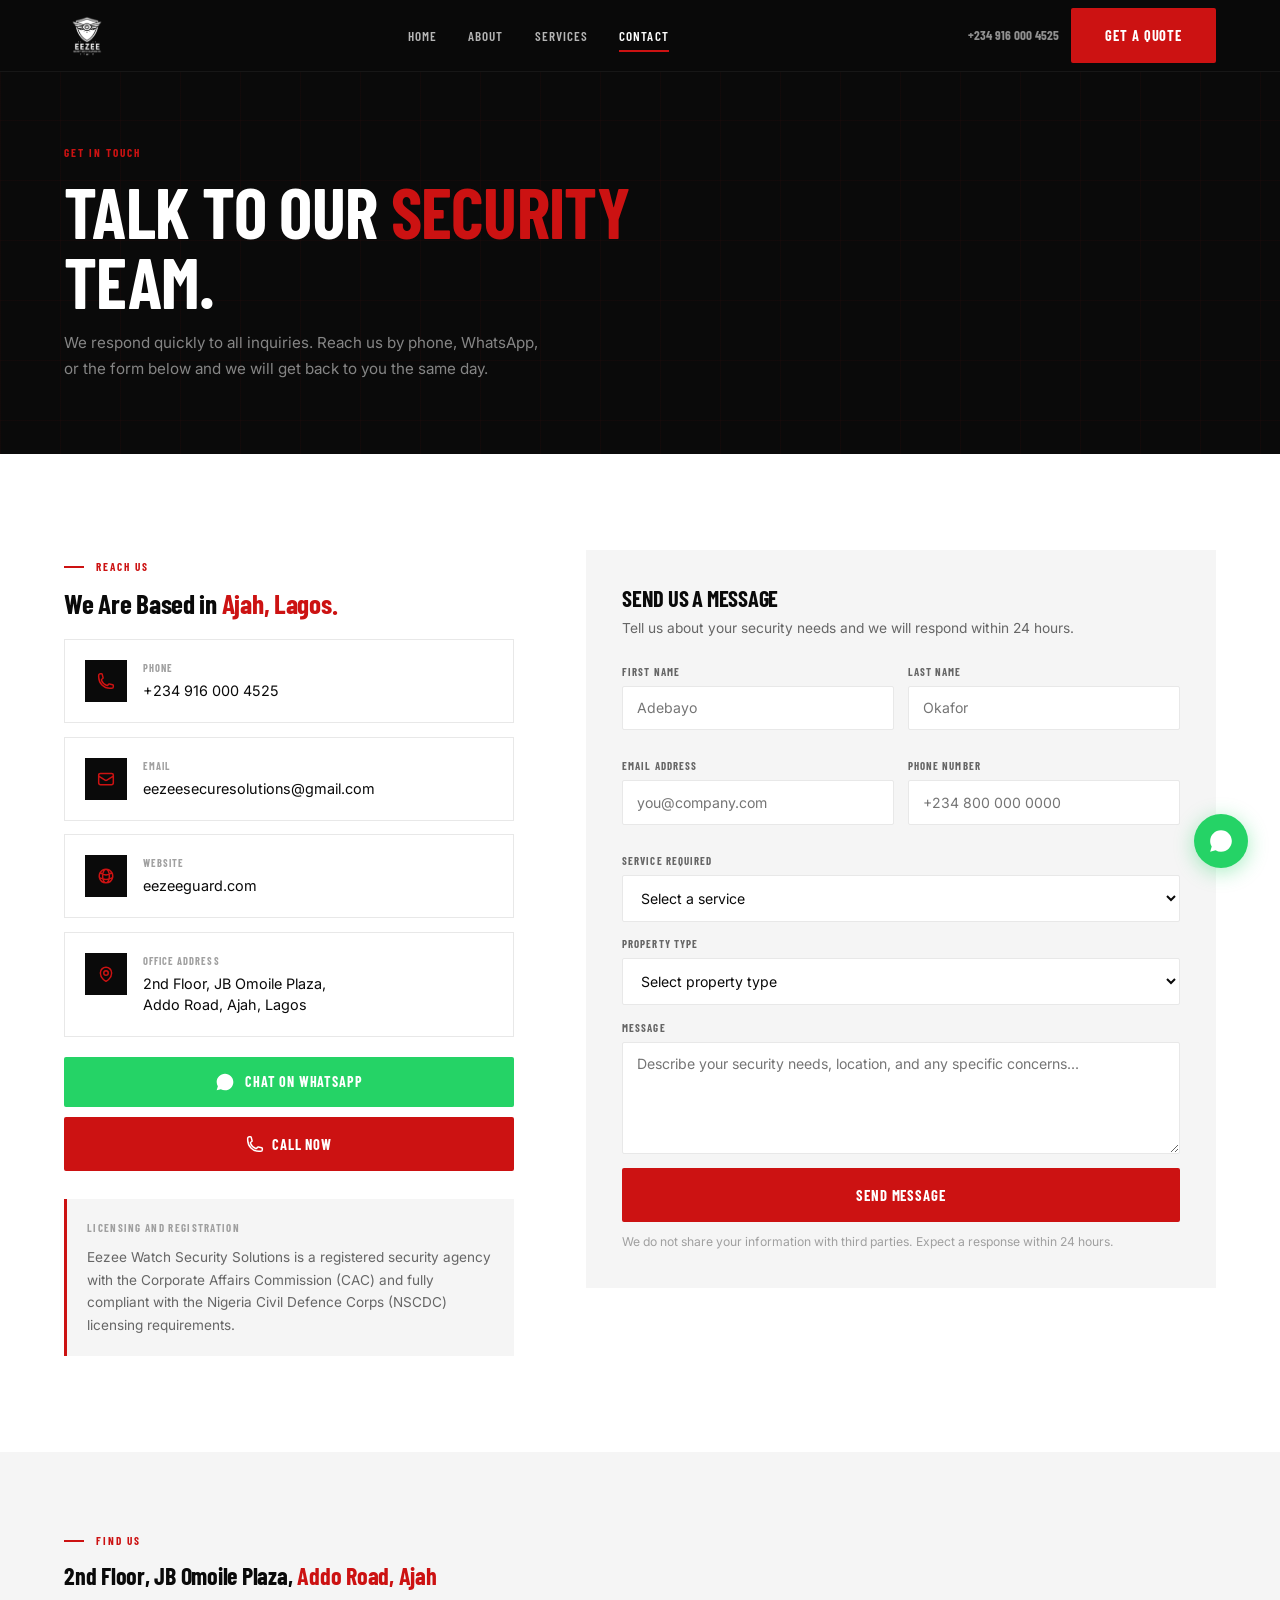
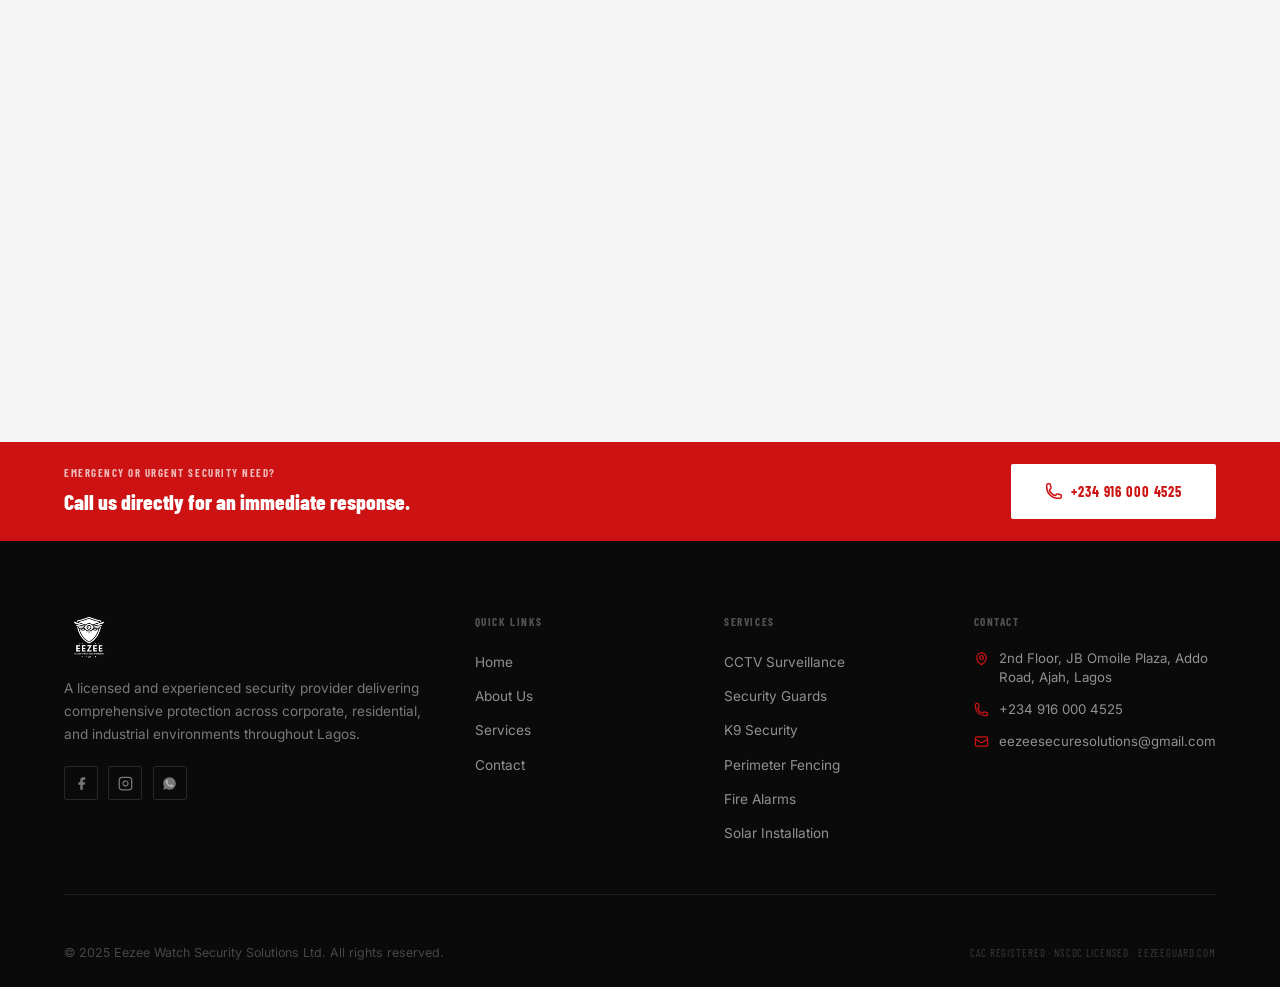
<file: contact.html>
<!DOCTYPE html>
<html lang="en">
<head>
  <meta charset="UTF-8"/>
  <meta name="viewport" content="width=device-width, initial-scale=1.0"/>
  <meta name="description" content="Contact Eezee Watch Security Solutions - Call, WhatsApp, or email us. Located at 2nd Floor, JB Omoile Plaza, Addo Road, Ajah, Lagos."/>
  <link rel="icon" type="image/png" href="images/logo.png"/>
  <title>Contact | Eezee Watch Security Solutions Ltd.</title>
  <link rel="preconnect" href="https://fonts.googleapis.com"/>
  <link rel="preconnect" href="https://fonts.gstatic.com" crossorigin/>
  <link href="https://fonts.googleapis.com/css2?family=Barlow+Condensed:wght@400;600;700;800&family=Inter:wght@400;500;600&display=swap" rel="stylesheet"/>
  <link rel="stylesheet" href="css/style.css"/>
  <style>
    html,body{overflow-x:hidden;max-width:100%}
    .contact-info-item{flex-wrap:nowrap;align-items:flex-start}
    .contact-info-item>div{min-width:0;flex:1 1 0}
    .contact-info-value{overflow-wrap:anywhere;word-break:break-word;min-width:0}
    .contact-ctas .btn-whatsapp,.contact-ctas .btn{width:100%;box-sizing:border-box;justify-content:center;text-align:center}
    .contact-form-wrap{min-width:0;max-width:100%;box-sizing:border-box}
    .form-row{display:grid;grid-template-columns:1fr 1fr;gap:0.85rem}
    @media(max-width:600px){.form-row{grid-template-columns:1fr}}
    .contact-grid{display:grid;grid-template-columns:1fr 1.4fr;gap:4.5rem}
    @media(max-width:1024px){.contact-grid{grid-template-columns:1fr;gap:3rem}}
    div[style*="border-left:3px solid var(--red)"]{box-sizing:border-box;max-width:100%;word-break:break-word}
  </style>
</head>
<body>

<nav class="nav" role="navigation" aria-label="Main navigation">
  <div class="container nav-inner">
    <a href="index.html" class="nav-logo"><img src="images/logo.png" alt="Eezee Watch Security Solutions"/></a>
    <ul class="nav-links" role="list">
      <li><a href="index.html">Home</a></li>
      <li><a href="about.html">About</a></li>
      <li><a href="services.html">Services</a></li>
      <li><a href="contact.html">Contact</a></li>
    </ul>
    <div class="nav-cta">
      <a href="tel:+2349160004525" class="nav-phone">+234 916 000 4525</a>
      <a href="contact.html" class="btn btn-primary">Get a Quote</a>
    </div>
    <button class="hamburger" aria-label="Toggle menu"><span></span><span></span><span></span></button>
  </div>
</nav>
<div class="mobile-menu" role="dialog">
  <a href="index.html">Home</a><a href="about.html">About</a><a href="services.html">Services</a><a href="contact.html">Contact</a>
  <div class="mobile-menu-cta"><a href="contact.html" class="btn btn-primary" style="width:100%;justify-content:center;">Get a Free Quote</a></div>
</div>

<section class="page-hero">
  <div class="container page-hero-inner">
    <p class="page-hero-label">Get in Touch</p>
    <h1 class="page-hero-title">Talk to Our <span style="color:var(--red)">Security</span><br>Team.</h1>
    <p class="page-hero-sub">We respond quickly to all inquiries. Reach us by phone, WhatsApp, or the form below and we will get back to you the same day.</p>
  </div>
</section>

<section class="contact-section" aria-labelledby="contact-heading">
  <div class="container">
    <h2 class="sr-only" id="contact-heading">Contact Information and Form</h2>
    <div class="contact-grid">

      <div>
        <span class="section-label">Reach Us</span>
        <h3 class="section-title" style="font-size:1.7rem;margin-bottom:1.25rem;">We Are Based in <span>Ajah, Lagos.</span></h3>

        <div class="contact-info-item reveal">
          <div class="contact-info-icon"><svg fill="none" stroke="currentColor" stroke-width="2" viewBox="0 0 24 24"><path stroke-linecap="round" stroke-linejoin="round" d="M2.25 6.75c0 8.284 6.716 15 15 15h2.25a2.25 2.25 0 002.25-2.25v-1.372c0-.516-.351-.966-.852-1.091l-4.423-1.106c-.44-.11-.902.055-1.173.417l-.97 1.293c-.282.376-.769.542-1.21.38a12.035 12.035 0 01-7.143-7.143c-.162-.441.004-.928.38-1.21l1.293-.97c.363-.271.527-.734.417-1.173L6.963 3.102a1.125 1.125 0 00-1.091-.852H4.5A2.25 2.25 0 002.25 4.5v2.25z"/></svg></div>
          <div><p class="contact-info-label">Phone</p><p class="contact-info-value"><a href="tel:+2349160004525">+234 916 000 4525</a></p></div>
        </div>

        <div class="contact-info-item reveal reveal-delay-1">
          <div class="contact-info-icon"><svg fill="none" stroke="currentColor" stroke-width="2" viewBox="0 0 24 24"><path stroke-linecap="round" stroke-linejoin="round" d="M21.75 6.75v10.5a2.25 2.25 0 01-2.25 2.25h-15a2.25 2.25 0 01-2.25-2.25V6.75m19.5 0A2.25 2.25 0 0019.5 4.5h-15a2.25 2.25 0 00-2.25 2.25m19.5 0v.243a2.25 2.25 0 01-1.07 1.916l-7.5 4.615a2.25 2.25 0 01-2.36 0L3.32 8.91a2.25 2.25 0 01-1.07-1.916V6.75"/></svg></div>
          <div><p class="contact-info-label">Email</p><p class="contact-info-value"><a href="mailto:eezeesecuresolutions@gmail.com">eezeesecuresolutions@gmail.com</a></p></div>
        </div>

        <div class="contact-info-item reveal reveal-delay-2">
          <div class="contact-info-icon"><svg fill="none" stroke="currentColor" stroke-width="2" viewBox="0 0 24 24"><path stroke-linecap="round" stroke-linejoin="round" d="M12 21a9.004 9.004 0 008.716-6.747M12 21a9.004 9.004 0 01-8.716-6.747M12 21c2.485 0 4.5-4.03 4.5-9S14.485 3 12 3m0 18c-2.485 0-4.5-4.03-4.5-9S9.515 3 12 3m0 0a8.997 8.997 0 017.843 4.582M12 3a8.997 8.997 0 00-7.843 4.582m15.686 0A11.953 11.953 0 0112 10.5c-2.998 0-5.74-1.1-7.843-2.918m15.686 0A8.959 8.959 0 0121 12c0 .778-.099 1.533-.284 2.253m0 0A17.919 17.919 0 0112 16.5c-3.162 0-6.133-.815-8.716-2.247m0 0A9.015 9.015 0 013 12c0-1.605.42-3.113 1.157-4.418"/></svg></div>
          <div><p class="contact-info-label">Website</p><p class="contact-info-value"><a href="https://eezeeguard.com" target="_blank" rel="noopener">eezeeguard.com</a></p></div>
        </div>

        <div class="contact-info-item reveal reveal-delay-3">
          <div class="contact-info-icon"><svg fill="none" stroke="currentColor" stroke-width="2" viewBox="0 0 24 24"><path stroke-linecap="round" stroke-linejoin="round" d="M15 10.5a3 3 0 11-6 0 3 3 0 016 0z"/><path stroke-linecap="round" stroke-linejoin="round" d="M19.5 10.5c0 7.142-7.5 11.25-7.5 11.25S4.5 17.642 4.5 10.5a7.5 7.5 0 1115 0z"/></svg></div>
          <div><p class="contact-info-label">Office Address</p><p class="contact-info-value">2nd Floor, JB Omoile Plaza,<br>Addo Road, Ajah, Lagos</p></div>
        </div>

        <div class="contact-ctas reveal reveal-delay-4">
          <a href="https://wa.me/2349160004525" class="btn-whatsapp" target="_blank" rel="noopener noreferrer">
            <svg viewBox="0 0 24 24"><path d="M17.472 14.382c-.297-.149-1.758-.867-2.03-.967-.273-.099-.471-.148-.67.15-.197.297-.767.966-.94 1.164-.173.199-.347.223-.644.075-.297-.15-1.255-.463-2.39-1.475-.883-.788-1.48-1.761-1.653-2.059-.173-.297-.018-.458.13-.606.134-.133.298-.347.446-.52.149-.174.198-.298.298-.497.099-.198.05-.371-.025-.52-.075-.149-.669-1.612-.916-2.207-.242-.579-.487-.5-.669-.51-.173-.008-.371-.01-.57-.01-.198 0-.52.074-.792.372-.272.297-1.04 1.016-1.04 2.479 0 1.462 1.065 2.875 1.213 3.074.149.198 2.096 3.2 5.077 4.487.709.306 1.262.489 1.694.625.712.227 1.36.195 1.871.118.571-.085 1.758-.719 2.006-1.413.248-.694.248-1.289.173-1.413-.074-.124-.272-.198-.57-.347z"/><path d="M12 2C6.477 2 2 6.477 2 12c0 1.89.525 3.66 1.438 5.168L2 22l4.984-1.407A9.96 9.96 0 0012 22c5.523 0 10-4.477 10-10S17.523 2 12 2z"/></svg>
            Chat on WhatsApp
          </a>
          <a href="tel:+2349160004525" class="btn btn-primary">
            <svg width="18" height="18" fill="none" stroke="currentColor" stroke-width="2" viewBox="0 0 24 24"><path stroke-linecap="round" stroke-linejoin="round" d="M2.25 6.75c0 8.284 6.716 15 15 15h2.25a2.25 2.25 0 002.25-2.25v-1.372c0-.516-.351-.966-.852-1.091l-4.423-1.106c-.44-.11-.902.055-1.173.417l-.97 1.293c-.282.376-.769.542-1.21.38a12.035 12.035 0 01-7.143-7.143c-.162-.441.004-.928.38-1.21l1.293-.97c.363-.271.527-.734.417-1.173L6.963 3.102a1.125 1.125 0 00-1.091-.852H4.5A2.25 2.25 0 002.25 4.5v2.25z"/></svg>
            Call Now
          </a>
        </div>

        <div style="margin-top:1.75rem;padding:1.25rem;background:var(--gray-100);border-left:3px solid var(--red);" class="reveal">
          <p style="font-family:var(--font-display);font-size:0.68rem;font-weight:700;letter-spacing:0.12em;text-transform:uppercase;color:var(--gray-400);margin-bottom:0.6rem;">Licensing and Registration</p>
          <p style="font-size:0.85rem;color:var(--gray-600);line-height:1.65;">Eezee Watch Security Solutions is a registered security agency with the Corporate Affairs Commission (CAC) and fully compliant with the Nigeria Civil Defence Corps (NSCDC) licensing requirements.</p>
        </div>
      </div>

      <!-- FORM -->
      <div class="contact-form-wrap reveal reveal-delay-1">
        <h3 class="form-title">Send Us a Message</h3>
        <p class="form-sub">Tell us about your security needs and we will respond within 24 hours.</p>
        <form class="contact-form" novalidate aria-label="Contact form">
          <div class="form-row">
            <div class="form-group">
              <label for="first-name">First Name</label>
              <input type="text" id="first-name" name="first_name" placeholder="Adebayo" required autocomplete="given-name"/>
            </div>
            <div class="form-group">
              <label for="last-name">Last Name</label>
              <input type="text" id="last-name" name="last_name" placeholder="Okafor" required autocomplete="family-name"/>
            </div>
          </div>
          <div class="form-row">
            <div class="form-group">
              <label for="email">Email Address</label>
              <input type="email" id="email" name="email" placeholder="you@company.com" required autocomplete="email"/>
            </div>
            <div class="form-group">
              <label for="phone">Phone Number</label>
              <input type="tel" id="phone" name="phone" placeholder="+234 800 000 0000" autocomplete="tel"/>
            </div>
          </div>
          <div class="form-group">
            <label for="service">Service Required</label>
            <select id="service" name="service" required>
              <option value="" disabled selected>Select a service</option>
              <option value="CCTV Surveillance and Remote Monitoring">CCTV Surveillance and Remote Monitoring</option>
              <option value="Security Guards and Corporate Security">Security Guards and Corporate Security</option>
              <option value="Electric Perimeter Fencing and Electronic Gates">Electric Perimeter Fencing and Electronic Gates</option>
              <option value="K9 Security Services">K9 Security Services</option>
              <option value="Fire Alarms and Electronic Security Systems">Fire Alarms and Electronic Security Systems</option>
              <option value="Armed Escort and Tracking Services">Armed Escort and Vehicle Tracking</option>
              <option value="Solar Inverter Sales and Installation">Solar Inverter Sales and Installation</option>
              <option value="Security Site Assessment and Training">Security Assessment and Safety Training</option>
              <option value="Multiple Services / Not Sure">Multiple Services / Not Sure</option>
            </select>
          </div>
          <div class="form-group">
            <label for="property">Property Type</label>
            <select id="property" name="property_type">
              <option value="" disabled selected>Select property type</option>
              <option>Residential Home</option>
              <option>Gated Estate</option>
              <option>Commercial Office</option>
              <option>Industrial Facility</option>
              <option>Retail / Shop</option>
              <option>School or Institution</option>
              <option>Construction Site</option>
              <option>Other</option>
            </select>
          </div>
          <div class="form-group">
            <label for="message">Message</label>
            <textarea id="message" name="message" placeholder="Describe your security needs, location, and any specific concerns..." rows="5"></textarea>
          </div>
          <button type="submit" class="btn btn-primary" style="width:100%;padding:1rem 2rem;font-size:0.92rem;">Send Message</button>
          <p class="form-note">We do not share your information with third parties. Expect a response within 24 hours.</p>
        </form>
      </div>

    </div>
  </div>
</section>

<!-- MAP -->
<section class="map-section" aria-label="Office location map">
  <div class="container">
    <div style="margin-bottom:1.25rem;" class="reveal">
      <span class="section-label">Find Us</span>
      <h3 class="section-title" style="font-size:1.5rem;">2nd Floor, JB Omoile Plaza, <span>Addo Road, Ajah</span></h3>
    </div>
    <div class="map-wrap reveal">
      <iframe
        src="https://www.google.com/maps/embed?pb=!1m18!1m12!1m3!1d3964.7277419027577!2d3.5701!3d6.4698!2m3!1f0!2f0!3f0!3m2!1i1024!2i768!4f13.1!3m3!1m2!1s0x0%3A0x0!2zNsKwMjgnMTEuMyJOIDPCsDM0JzEyLjQiRQ!5e0!3m2!1sen!2sng!4v1620000000000!5m2!1sen!2sng"
        width="100%" height="360" style="border:0;" allowfullscreen="" loading="lazy"
        referrerpolicy="no-referrer-when-downgrade"
        title="Eezee Watch office location - Addo Road, Ajah, Lagos">
      </iframe>
    </div>
  </div>
</section>

<!-- EMERGENCY STRIP -->
<div style="background:var(--red);padding:1.4rem 0;" aria-label="Emergency contact">
  <div class="container" style="display:flex;align-items:center;justify-content:space-between;gap:1rem;flex-wrap:wrap;">
    <div>
      <p style="font-family:var(--font-display);font-size:0.68rem;font-weight:700;letter-spacing:0.14em;text-transform:uppercase;color:rgba(255,255,255,0.7);margin-bottom:0.15rem;">Emergency or Urgent Security Need?</p>
      <p style="font-family:var(--font-display);font-size:1.35rem;font-weight:800;color:white;">Call us directly for an immediate response.</p>
    </div>
    <a href="tel:+2349160004525" class="btn" style="background:white;color:var(--red);border:2px solid white;flex-shrink:0;">
      <svg width="18" height="18" fill="none" stroke="currentColor" stroke-width="2" viewBox="0 0 24 24"><path stroke-linecap="round" stroke-linejoin="round" d="M2.25 6.75c0 8.284 6.716 15 15 15h2.25a2.25 2.25 0 002.25-2.25v-1.372c0-.516-.351-.966-.852-1.091l-4.423-1.106c-.44-.11-.902.055-1.173.417l-.97 1.293c-.282.376-.769.542-1.21.38a12.035 12.035 0 01-7.143-7.143c-.162-.441.004-.928.38-1.21l1.293-.97c.363-.271.527-.734.417-1.173L6.963 3.102a1.125 1.125 0 00-1.091-.852H4.5A2.25 2.25 0 002.25 4.5v2.25z"/></svg>
      +234 916 000 4525
    </a>
  </div>
</div>

<footer class="footer" aria-label="Footer">
  <div class="container">
    <div class="footer-grid">
      <div>
        <img src="images/logo.png" alt="Eezee Watch Security Solutions" class="footer-brand-logo"/>
        <p class="footer-brand-desc">A licensed and experienced security provider delivering comprehensive protection across corporate, residential, and industrial environments throughout Lagos.</p>
        <div class="footer-social">
          <a href="#" class="social-link" aria-label="Facebook"><svg fill="currentColor" viewBox="0 0 24 24"><path d="M18 2h-3a5 5 0 00-5 5v3H7v4h3v8h4v-8h3l1-4h-4V7a1 1 0 011-1h3z"/></svg></a>
          <a href="#" class="social-link" aria-label="Instagram"><svg fill="none" stroke="currentColor" stroke-width="2" viewBox="0 0 24 24"><rect x="2" y="2" width="20" height="20" rx="5" ry="5"/><path d="M16 11.37A4 4 0 1112.63 8 4 4 0 0116 11.37z"/><line x1="17.5" y1="6.5" x2="17.51" y2="6.5"/></svg></a>
          <a href="https://wa.me/2349160004525" class="social-link" aria-label="WhatsApp"><svg fill="currentColor" viewBox="0 0 24 24"><path d="M17.472 14.382c-.297-.149-1.758-.867-2.03-.967-.273-.099-.471-.148-.67.15-.197.297-.767.966-.94 1.164-.173.199-.347.223-.644.075-.297-.15-1.255-.463-2.39-1.475-.883-.788-1.48-1.761-1.653-2.059-.173-.297-.018-.458.13-.606.134-.133.298-.347.446-.52.149-.174.198-.298.298-.497.099-.198.05-.371-.025-.52-.075-.149-.669-1.612-.916-2.207-.242-.579-.487-.5-.669-.51-.173-.008-.371-.01-.57-.01-.198 0-.52.074-.792.372-.272.297-1.04 1.016-1.04 2.479 0 1.462 1.065 2.875 1.213 3.074.149.198 2.096 3.2 5.077 4.487.709.306 1.262.489 1.694.625.712.227 1.36.195 1.871.118.571-.085 1.758-.719 2.006-1.413.248-.694.248-1.289.173-1.413-.074-.124-.272-.198-.57-.347z"/><path d="M12 2C6.477 2 2 6.477 2 12c0 1.89.525 3.66 1.438 5.168L2 22l4.984-1.407A9.96 9.96 0 0012 22c5.523 0 10-4.477 10-10S17.523 2 12 2z"/></svg></a>
        </div>
      </div>
      <div>
        <p class="footer-heading">Quick Links</p>
        <ul class="footer-links">
          <li><a href="index.html">Home</a></li><li><a href="about.html">About Us</a></li>
          <li><a href="services.html">Services</a></li><li><a href="contact.html">Contact</a></li>
        </ul>
      </div>
      <div>
        <p class="footer-heading">Services</p>
        <ul class="footer-links">
          <li><a href="services.html">CCTV Surveillance</a></li><li><a href="services.html">Security Guards</a></li>
          <li><a href="services.html">K9 Security</a></li><li><a href="services.html">Perimeter Fencing</a></li>
          <li><a href="services.html">Fire Alarms</a></li><li><a href="services.html">Solar Installation</a></li>
        </ul>
      </div>
      <div>
        <p class="footer-heading">Contact</p>
        <div class="footer-contact-item"><svg fill="none" stroke="currentColor" stroke-width="2" viewBox="0 0 24 24"><path stroke-linecap="round" stroke-linejoin="round" d="M15 10.5a3 3 0 11-6 0 3 3 0 016 0z"/><path stroke-linecap="round" stroke-linejoin="round" d="M19.5 10.5c0 7.142-7.5 11.25-7.5 11.25S4.5 17.642 4.5 10.5a7.5 7.5 0 1115 0z"/></svg><span>2nd Floor, JB Omoile Plaza, Addo Road, Ajah, Lagos</span></div>
        <div class="footer-contact-item"><svg fill="none" stroke="currentColor" stroke-width="2" viewBox="0 0 24 24"><path stroke-linecap="round" stroke-linejoin="round" d="M2.25 6.75c0 8.284 6.716 15 15 15h2.25a2.25 2.25 0 002.25-2.25v-1.372c0-.516-.351-.966-.852-1.091l-4.423-1.106c-.44-.11-.902.055-1.173.417l-.97 1.293c-.282.376-.769.542-1.21.38a12.035 12.035 0 01-7.143-7.143c-.162-.441.004-.928.38-1.21l1.293-.97c.363-.271.527-.734.417-1.173L6.963 3.102a1.125 1.125 0 00-1.091-.852H4.5A2.25 2.25 0 002.25 4.5v2.25z"/></svg><span><a href="tel:+2349160004525">+234 916 000 4525</a></span></div>
        <div class="footer-contact-item"><svg fill="none" stroke="currentColor" stroke-width="2" viewBox="0 0 24 24"><path stroke-linecap="round" stroke-linejoin="round" d="M21.75 6.75v10.5a2.25 2.25 0 01-2.25 2.25h-15a2.25 2.25 0 01-2.25-2.25V6.75m19.5 0A2.25 2.25 0 0019.5 4.5h-15a2.25 2.25 0 00-2.25 2.25m19.5 0v.243a2.25 2.25 0 01-1.07 1.916l-7.5 4.615a2.25 2.25 0 01-2.36 0L3.32 8.91a2.25 2.25 0 01-1.07-1.916V6.75"/></svg><span><a href="mailto:eezeesecuresolutions@gmail.com">eezeesecuresolutions@gmail.com</a></span></div>
      </div>
    </div>
    <div class="footer-bottom">
      <p class="footer-copyright">&copy; 2025 Eezee Watch Security Solutions Ltd. All rights reserved.</p>
      <p class="footer-reg">CAC Registered &middot; NSCDC Licensed &middot; eezeeguard.com</p>
    </div>
  </div>
</footer>

<a href="https://wa.me/2349160004525" class="whatsapp-float" aria-label="Chat on WhatsApp" target="_blank" rel="noopener noreferrer">
  <svg viewBox="0 0 24 24"><path d="M17.472 14.382c-.297-.149-1.758-.867-2.03-.967-.273-.099-.471-.148-.67.15-.197.297-.767.966-.94 1.164-.173.199-.347.223-.644.075-.297-.15-1.255-.463-2.39-1.475-.883-.788-1.48-1.761-1.653-2.059-.173-.297-.018-.458.13-.606.134-.133.298-.347.446-.52.149-.174.198-.298.298-.497.099-.198.05-.371-.025-.52-.075-.149-.669-1.612-.916-2.207-.242-.579-.487-.5-.669-.51-.173-.008-.371-.01-.57-.01-.198 0-.52.074-.792.372-.272.297-1.04 1.016-1.04 2.479 0 1.462 1.065 2.875 1.213 3.074.149.198 2.096 3.2 5.077 4.487.709.306 1.262.489 1.694.625.712.227 1.36.195 1.871.118.571-.085 1.758-.719 2.006-1.413.248-.694.248-1.289.173-1.413-.074-.124-.272-.198-.57-.347z"/><path d="M12 2C6.477 2 2 6.477 2 12c0 1.89.525 3.66 1.438 5.168L2 22l4.984-1.407A9.96 9.96 0 0012 22c5.523 0 10-4.477 10-10S17.523 2 12 2z"/></svg>
</a>
<script src="js/main.js"></script>
</body>
</html>
</file>
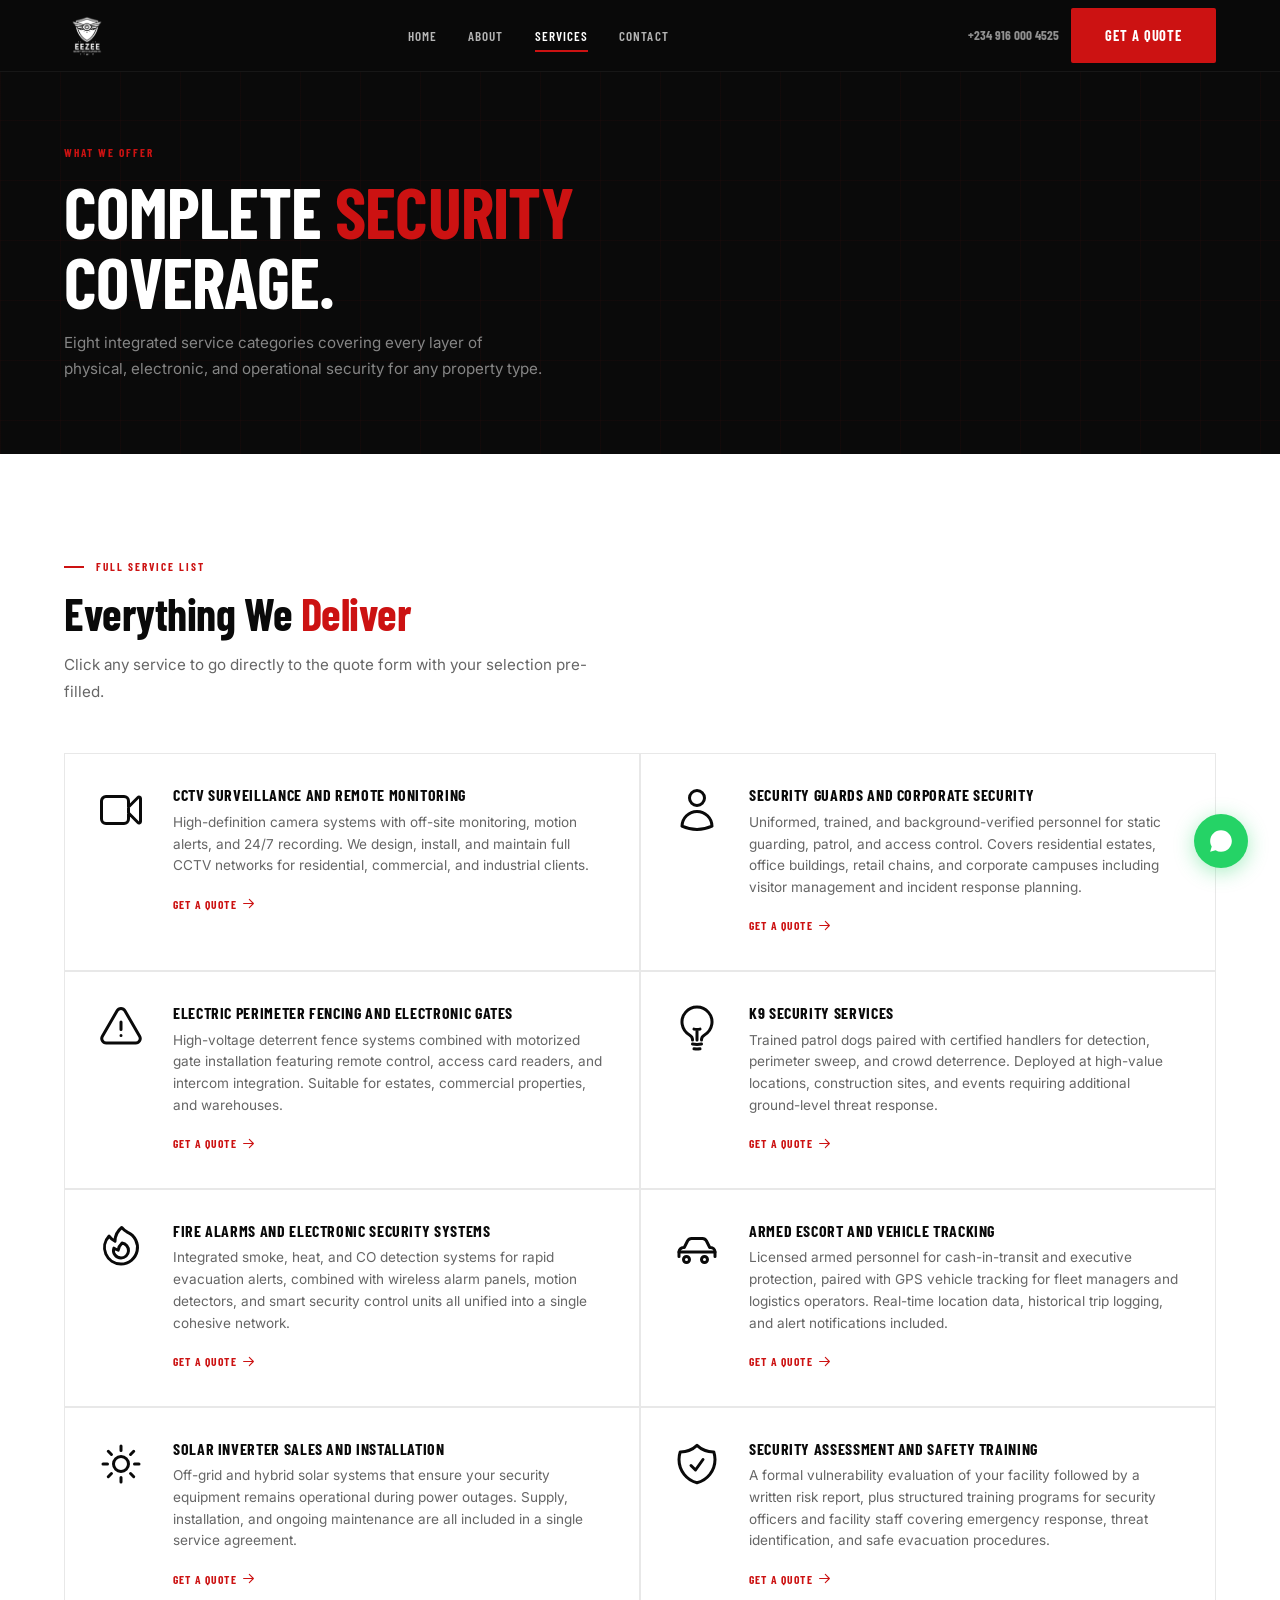
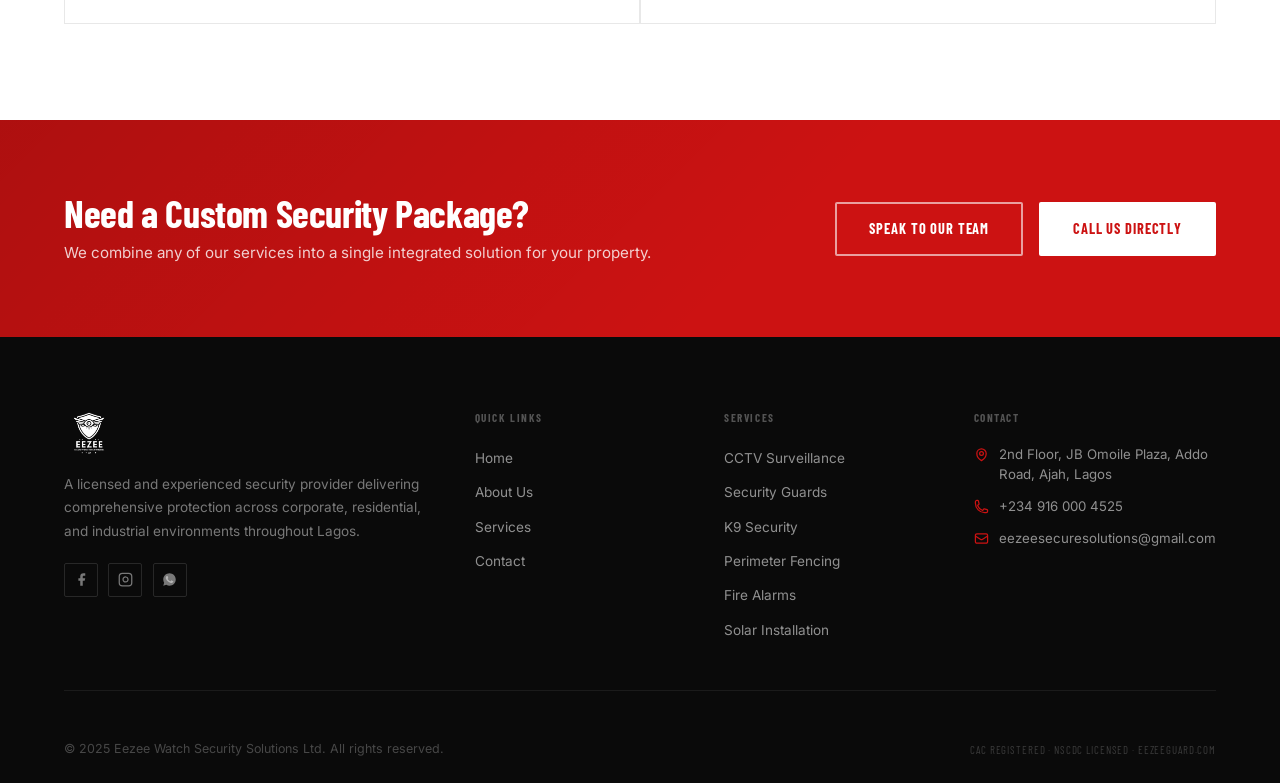
<file: services.html>
<!DOCTYPE html>
<html lang="en">
<head>
  <meta charset="UTF-8"/>
  <meta name="viewport" content="width=device-width, initial-scale=1.0"/>
  <meta name="description" content="All security services by Eezee Watch - CCTV, guards, K9, electric fencing, fire alarms, armed escort, solar installation in Lagos."/>
  <link rel="icon" type="image/png" href="images/logo.png"/>
  <title>Our Services | Eezee Watch Security Solutions Ltd.</title>
  <link rel="preconnect" href="https://fonts.googleapis.com"/>
  <link rel="preconnect" href="https://fonts.gstatic.com" crossorigin/>
  <link href="https://fonts.googleapis.com/css2?family=Barlow+Condensed:wght@400;600;700;800&family=Inter:wght@400;500;600&display=swap" rel="stylesheet"/>
  <link rel="stylesheet" href="css/style.css"/>
</head>
<body>

<nav class="nav" role="navigation" aria-label="Main navigation">
  <div class="container nav-inner">
    <a href="index.html" class="nav-logo"><img src="images/logo.png" alt="Eezee Watch Security Solutions"/></a>
    <ul class="nav-links" role="list">
      <li><a href="index.html">Home</a></li>
      <li><a href="about.html">About</a></li>
      <li><a href="services.html">Services</a></li>
      <li><a href="contact.html">Contact</a></li>
    </ul>
    <div class="nav-cta">
      <a href="tel:+2349160004525" class="nav-phone">+234 916 000 4525</a>
      <a href="contact.html" class="btn btn-primary">Get a Quote</a>
    </div>
    <button class="hamburger" aria-label="Toggle menu"><span></span><span></span><span></span></button>
  </div>
</nav>
<div class="mobile-menu" role="dialog">
  <a href="index.html">Home</a><a href="about.html">About</a><a href="services.html">Services</a><a href="contact.html">Contact</a>
  <div class="mobile-menu-cta"><a href="contact.html" class="btn btn-primary" style="width:100%;justify-content:center;">Get a Free Quote</a></div>
</div>

<section class="page-hero">
  <div class="container page-hero-inner">
    <p class="page-hero-label">What We Offer</p>
    <h1 class="page-hero-title">Complete <span style="color:var(--red)">Security</span><br>Coverage.</h1>
    <p class="page-hero-sub">Eight integrated service categories covering every layer of physical, electronic, and operational security for any property type.</p>
  </div>
</section>

<section class="services-full" aria-labelledby="all-services-heading">
  <div class="container">
    <div class="reveal">
      <span class="section-label">Full Service List</span>
      <h2 class="section-title" id="all-services-heading">Everything We <span>Deliver</span></h2>
      <p class="section-body">Click any service to go directly to the quote form with your selection pre-filled.</p>
    </div>
    <div class="services-full-grid">

      <div class="service-full-card reveal" data-service="CCTV Surveillance and Remote Monitoring">
        <div class="service-icon-wrap"><svg fill="none" stroke="currentColor" stroke-width="1.5" viewBox="0 0 24 24"><path stroke-linecap="round" stroke-linejoin="round" d="M15.75 10.5l4.72-4.72a.75.75 0 011.28.53v11.38a.75.75 0 01-1.28.53l-4.72-4.72M4.5 18.75h9a2.25 2.25 0 002.25-2.25v-9A2.25 2.25 0 0013.5 5.25h-9A2.25 2.25 0 002.25 7.5v9A2.25 2.25 0 004.5 18.75z"/></svg></div>
        <div class="service-full-body">
          <h3 class="service-full-title">CCTV Surveillance and Remote Monitoring</h3>
          <p class="service-full-desc">High-definition camera systems with off-site monitoring, motion alerts, and 24/7 recording. We design, install, and maintain full CCTV networks for residential, commercial, and industrial clients.</p>
          <span class="service-full-cta">Get a Quote <svg width="13" height="13" fill="none" stroke="currentColor" stroke-width="2" viewBox="0 0 24 24"><path stroke-linecap="round" stroke-linejoin="round" d="M13.5 4.5L21 12m0 0l-7.5 7.5M21 12H3"/></svg></span>
        </div>
      </div>

      <div class="service-full-card reveal reveal-delay-1" data-service="Security Guards and Corporate Security">
        <div class="service-icon-wrap"><svg fill="none" stroke="currentColor" stroke-width="1.5" viewBox="0 0 24 24"><path stroke-linecap="round" stroke-linejoin="round" d="M15.75 6a3.75 3.75 0 11-7.5 0 3.75 3.75 0 017.5 0zM4.501 20.118a7.5 7.5 0 0114.998 0A17.933 17.933 0 0112 21.75c-2.676 0-5.216-.584-7.499-1.632z"/></svg></div>
        <div class="service-full-body">
          <h3 class="service-full-title">Security Guards and Corporate Security</h3>
          <p class="service-full-desc">Uniformed, trained, and background-verified personnel for static guarding, patrol, and access control. Covers residential estates, office buildings, retail chains, and corporate campuses including visitor management and incident response planning.</p>
          <span class="service-full-cta">Get a Quote <svg width="13" height="13" fill="none" stroke="currentColor" stroke-width="2" viewBox="0 0 24 24"><path stroke-linecap="round" stroke-linejoin="round" d="M13.5 4.5L21 12m0 0l-7.5 7.5M21 12H3"/></svg></span>
        </div>
      </div>

      <div class="service-full-card reveal" data-service="Electric Perimeter Fencing and Electronic Gates">
        <div class="service-icon-wrap"><svg fill="none" stroke="currentColor" stroke-width="1.5" viewBox="0 0 24 24"><path stroke-linecap="round" stroke-linejoin="round" d="M12 9v3.75m-9.303 3.376c-.866 1.5.217 3.374 1.948 3.374h14.71c1.73 0 2.813-1.874 1.948-3.374L13.949 3.378c-.866-1.5-3.032-1.5-3.898 0L2.697 16.126zM12 15.75h.007v.008H12v-.008z"/></svg></div>
        <div class="service-full-body">
          <h3 class="service-full-title">Electric Perimeter Fencing and Electronic Gates</h3>
          <p class="service-full-desc">High-voltage deterrent fence systems combined with motorized gate installation featuring remote control, access card readers, and intercom integration. Suitable for estates, commercial properties, and warehouses.</p>
          <span class="service-full-cta">Get a Quote <svg width="13" height="13" fill="none" stroke="currentColor" stroke-width="2" viewBox="0 0 24 24"><path stroke-linecap="round" stroke-linejoin="round" d="M13.5 4.5L21 12m0 0l-7.5 7.5M21 12H3"/></svg></span>
        </div>
      </div>

      <div class="service-full-card reveal reveal-delay-1" data-service="K9 Security Services">
        <div class="service-icon-wrap"><svg fill="none" stroke="currentColor" stroke-width="1.5" viewBox="0 0 24 24"><path stroke-linecap="round" stroke-linejoin="round" d="M12 18v-5.25m0 0a6.01 6.01 0 001.5-.189m-1.5.189a6.01 6.01 0 01-1.5-.189m3.75 7.478a12.06 12.06 0 01-4.5 0m3.75 2.383a14.406 14.406 0 01-3 0M14.25 18v-.192c0-.983.658-1.823 1.508-2.316a7.5 7.5 0 10-7.517 0c.85.493 1.509 1.333 1.509 2.316V18"/></svg></div>
        <div class="service-full-body">
          <h3 class="service-full-title">K9 Security Services</h3>
          <p class="service-full-desc">Trained patrol dogs paired with certified handlers for detection, perimeter sweep, and crowd deterrence. Deployed at high-value locations, construction sites, and events requiring additional ground-level threat response.</p>
          <span class="service-full-cta">Get a Quote <svg width="13" height="13" fill="none" stroke="currentColor" stroke-width="2" viewBox="0 0 24 24"><path stroke-linecap="round" stroke-linejoin="round" d="M13.5 4.5L21 12m0 0l-7.5 7.5M21 12H3"/></svg></span>
        </div>
      </div>

      <div class="service-full-card reveal" data-service="Fire Alarms and Electronic Security Systems">
        <div class="service-icon-wrap"><svg fill="none" stroke="currentColor" stroke-width="1.5" viewBox="0 0 24 24"><path stroke-linecap="round" stroke-linejoin="round" d="M15.362 5.214A8.252 8.252 0 0112 21 8.25 8.25 0 016.038 7.048 8.287 8.287 0 009 9.6a8.983 8.983 0 013.361-6.867 8.21 8.21 0 003 2.48z"/><path stroke-linecap="round" stroke-linejoin="round" d="M12 18a3.75 3.75 0 00.495-7.467 5.99 5.99 0 00-1.925 3.546 5.974 5.974 0 01-2.133-1A3.75 3.75 0 0012 18z"/></svg></div>
        <div class="service-full-body">
          <h3 class="service-full-title">Fire Alarms and Electronic Security Systems</h3>
          <p class="service-full-desc">Integrated smoke, heat, and CO detection systems for rapid evacuation alerts, combined with wireless alarm panels, motion detectors, and smart security control units all unified into a single cohesive network.</p>
          <span class="service-full-cta">Get a Quote <svg width="13" height="13" fill="none" stroke="currentColor" stroke-width="2" viewBox="0 0 24 24"><path stroke-linecap="round" stroke-linejoin="round" d="M13.5 4.5L21 12m0 0l-7.5 7.5M21 12H3"/></svg></span>
        </div>
      </div>

      <div class="service-full-card reveal reveal-delay-1" data-service="Armed Escort and Tracking Services">
        <div class="service-icon-wrap"><svg fill="none" stroke="currentColor" stroke-width="1.5" viewBox="0 0 24 24">   <path stroke-linecap="round" stroke-linejoin="round" d="M8.25 18.75a1.5 1.5 0 1 1-3 0 1.5 1.5 0 0 1 3 0zm9 0a1.5 1.5 0 1 1-3 0 1.5 1.5 0 0 1 3 0z"/>   <path stroke-linecap="round" stroke-linejoin="round" d="M3 17.25v-2.25A2.25 2.25 0 0 1 5.25 12.75h.382l1.688-3.375A2.25 2.25 0 0 1 9.33 8.25h5.34a2.25 2.25 0 0 1 2.01 1.125L18.368 12.75h.382A2.25 2.25 0 0 1 21 15v2.25"/>   <path stroke-linecap="round" stroke-linejoin="round" d="M3 15h18"/> </svg></div>
        <div class="service-full-body">
          <h3 class="service-full-title">Armed Escort and Vehicle Tracking</h3>
          <p class="service-full-desc">Licensed armed personnel for cash-in-transit and executive protection, paired with GPS vehicle tracking for fleet managers and logistics operators. Real-time location data, historical trip logging, and alert notifications included.</p>
          <span class="service-full-cta">Get a Quote <svg width="13" height="13" fill="none" stroke="currentColor" stroke-width="2" viewBox="0 0 24 24"><path stroke-linecap="round" stroke-linejoin="round" d="M13.5 4.5L21 12m0 0l-7.5 7.5M21 12H3"/></svg></span>
        </div>
      </div>

      <div class="service-full-card reveal" data-service="Solar Inverter Sales and Installation">
        <div class="service-icon-wrap"><svg fill="none" stroke="currentColor" stroke-width="1.5" viewBox="0 0 24 24"><path stroke-linecap="round" stroke-linejoin="round" d="M12 3v2.25m6.364.386l-1.591 1.591M21 12h-2.25m-.386 6.364l-1.591-1.591M12 18.75V21m-4.773-4.227l-1.591 1.591M5.25 12H3m4.227-4.773L5.636 5.636M15.75 12a3.75 3.75 0 11-7.5 0 3.75 3.75 0 017.5 0z"/></svg></div>
        <div class="service-full-body">
          <h3 class="service-full-title">Solar Inverter Sales and Installation</h3>
          <p class="service-full-desc">Off-grid and hybrid solar systems that ensure your security equipment remains operational during power outages. Supply, installation, and ongoing maintenance are all included in a single service agreement.</p>
          <span class="service-full-cta">Get a Quote <svg width="13" height="13" fill="none" stroke="currentColor" stroke-width="2" viewBox="0 0 24 24"><path stroke-linecap="round" stroke-linejoin="round" d="M13.5 4.5L21 12m0 0l-7.5 7.5M21 12H3"/></svg></span>
        </div>
      </div>

      <div class="service-full-card reveal reveal-delay-1" data-service="Security Site Assessment and Training">
        <div class="service-icon-wrap"><svg fill="none" stroke="currentColor" stroke-width="1.5" viewBox="0 0 24 24"><path stroke-linecap="round" stroke-linejoin="round" d="M9 12.75L11.25 15 15 9.75m-3-7.036A11.959 11.959 0 013.598 6 11.99 11.99 0 003 9.749c0 5.592 3.824 10.29 9 11.623 5.176-1.332 9-6.03 9-11.622 0-1.31-.21-2.571-.598-3.751h-.152c-3.196 0-6.1-1.248-8.25-3.285z"/></svg></div>
        <div class="service-full-body">
          <h3 class="service-full-title">Security Assessment and Safety Training</h3>
          <p class="service-full-desc">A formal vulnerability evaluation of your facility followed by a written risk report, plus structured training programs for security officers and facility staff covering emergency response, threat identification, and safe evacuation procedures.</p>
          <span class="service-full-cta">Get a Quote <svg width="13" height="13" fill="none" stroke="currentColor" stroke-width="2" viewBox="0 0 24 24"><path stroke-linecap="round" stroke-linejoin="round" d="M13.5 4.5L21 12m0 0l-7.5 7.5M21 12H3"/></svg></span>
        </div>
      </div>

    </div>
  </div>
</section>

<section class="cta-banner" aria-label="Call to action">
  <div class="container">
    <div class="cta-banner-inner">
      <div class="cta-banner-text">
        <h2>Need a Custom Security Package?</h2>
        <p>We combine any of our services into a single integrated solution for your property.</p>
      </div>
      <div class="cta-banner-actions">
        <a href="contact.html" class="btn btn-outline">Speak to Our Team</a>
        <a href="tel:+2349160004525" class="btn" style="background:white;color:var(--red);border:2px solid white;">Call Us Directly</a>
      </div>
    </div>
  </div>
</section>

<footer class="footer" aria-label="Footer">
  <div class="container">
    <div class="footer-grid">
      <div>
        <img src="images/logo.png" alt="Eezee Watch Security Solutions" class="footer-brand-logo"/>
        <p class="footer-brand-desc">A licensed and experienced security provider delivering comprehensive protection across corporate, residential, and industrial environments throughout Lagos.</p>
        <div class="footer-social">
          <a href="#" class="social-link" aria-label="Facebook"><svg fill="currentColor" viewBox="0 0 24 24"><path d="M18 2h-3a5 5 0 00-5 5v3H7v4h3v8h4v-8h3l1-4h-4V7a1 1 0 011-1h3z"/></svg></a>
          <a href="#" class="social-link" aria-label="Instagram"><svg fill="none" stroke="currentColor" stroke-width="2" viewBox="0 0 24 24"><rect x="2" y="2" width="20" height="20" rx="5" ry="5"/><path d="M16 11.37A4 4 0 1112.63 8 4 4 0 0116 11.37z"/><line x1="17.5" y1="6.5" x2="17.51" y2="6.5"/></svg></a>
          <a href="https://wa.me/2349160004525" class="social-link" aria-label="WhatsApp"><svg fill="currentColor" viewBox="0 0 24 24"><path d="M17.472 14.382c-.297-.149-1.758-.867-2.03-.967-.273-.099-.471-.148-.67.15-.197.297-.767.966-.94 1.164-.173.199-.347.223-.644.075-.297-.15-1.255-.463-2.39-1.475-.883-.788-1.48-1.761-1.653-2.059-.173-.297-.018-.458.13-.606.134-.133.298-.347.446-.52.149-.174.198-.298.298-.497.099-.198.05-.371-.025-.52-.075-.149-.669-1.612-.916-2.207-.242-.579-.487-.5-.669-.51-.173-.008-.371-.01-.57-.01-.198 0-.52.074-.792.372-.272.297-1.04 1.016-1.04 2.479 0 1.462 1.065 2.875 1.213 3.074.149.198 2.096 3.2 5.077 4.487.709.306 1.262.489 1.694.625.712.227 1.36.195 1.871.118.571-.085 1.758-.719 2.006-1.413.248-.694.248-1.289.173-1.413-.074-.124-.272-.198-.57-.347z"/><path d="M12 2C6.477 2 2 6.477 2 12c0 1.89.525 3.66 1.438 5.168L2 22l4.984-1.407A9.96 9.96 0 0012 22c5.523 0 10-4.477 10-10S17.523 2 12 2z"/></svg></a>
        </div>
      </div>
      <div>
        <p class="footer-heading">Quick Links</p>
        <ul class="footer-links">
          <li><a href="index.html">Home</a></li><li><a href="about.html">About Us</a></li>
          <li><a href="services.html">Services</a></li><li><a href="contact.html">Contact</a></li>
        </ul>
      </div>
      <div>
        <p class="footer-heading">Services</p>
        <ul class="footer-links">
          <li><a href="services.html">CCTV Surveillance</a></li><li><a href="services.html">Security Guards</a></li>
          <li><a href="services.html">K9 Security</a></li><li><a href="services.html">Perimeter Fencing</a></li>
          <li><a href="services.html">Fire Alarms</a></li><li><a href="services.html">Solar Installation</a></li>
        </ul>
      </div>
      <div>
        <p class="footer-heading">Contact</p>
        <div class="footer-contact-item"><svg fill="none" stroke="currentColor" stroke-width="2" viewBox="0 0 24 24"><path stroke-linecap="round" stroke-linejoin="round" d="M15 10.5a3 3 0 11-6 0 3 3 0 016 0z"/><path stroke-linecap="round" stroke-linejoin="round" d="M19.5 10.5c0 7.142-7.5 11.25-7.5 11.25S4.5 17.642 4.5 10.5a7.5 7.5 0 1115 0z"/></svg><span>2nd Floor, JB Omoile Plaza, Addo Road, Ajah, Lagos</span></div>
        <div class="footer-contact-item"><svg fill="none" stroke="currentColor" stroke-width="2" viewBox="0 0 24 24"><path stroke-linecap="round" stroke-linejoin="round" d="M2.25 6.75c0 8.284 6.716 15 15 15h2.25a2.25 2.25 0 002.25-2.25v-1.372c0-.516-.351-.966-.852-1.091l-4.423-1.106c-.44-.11-.902.055-1.173.417l-.97 1.293c-.282.376-.769.542-1.21.38a12.035 12.035 0 01-7.143-7.143c-.162-.441.004-.928.38-1.21l1.293-.97c.363-.271.527-.734.417-1.173L6.963 3.102a1.125 1.125 0 00-1.091-.852H4.5A2.25 2.25 0 002.25 4.5v2.25z"/></svg><span><a href="tel:+2349160004525">+234 916 000 4525</a></span></div>
        <div class="footer-contact-item"><svg fill="none" stroke="currentColor" stroke-width="2" viewBox="0 0 24 24"><path stroke-linecap="round" stroke-linejoin="round" d="M21.75 6.75v10.5a2.25 2.25 0 01-2.25 2.25h-15a2.25 2.25 0 01-2.25-2.25V6.75m19.5 0A2.25 2.25 0 0019.5 4.5h-15a2.25 2.25 0 00-2.25 2.25m19.5 0v.243a2.25 2.25 0 01-1.07 1.916l-7.5 4.615a2.25 2.25 0 01-2.36 0L3.32 8.91a2.25 2.25 0 01-1.07-1.916V6.75"/></svg><span><a href="mailto:eezeesecuresolutions@gmail.com">eezeesecuresolutions@gmail.com</a></span></div>
      </div>
    </div>
    <div class="footer-bottom">
      <p class="footer-copyright">&copy; 2025 Eezee Watch Security Solutions Ltd. All rights reserved.</p>
      <p class="footer-reg">CAC Registered &middot; NSCDC Licensed &middot; eezeeguard.com</p>
    </div>
  </div>
</footer>

<a href="https://wa.me/2349160004525" class="whatsapp-float" aria-label="Chat on WhatsApp" target="_blank" rel="noopener noreferrer">
  <svg viewBox="0 0 24 24"><path d="M17.472 14.382c-.297-.149-1.758-.867-2.03-.967-.273-.099-.471-.148-.67.15-.197.297-.767.966-.94 1.164-.173.199-.347.223-.644.075-.297-.15-1.255-.463-2.39-1.475-.883-.788-1.48-1.761-1.653-2.059-.173-.297-.018-.458.13-.606.134-.133.298-.347.446-.52.149-.174.198-.298.298-.497.099-.198.05-.371-.025-.52-.075-.149-.669-1.612-.916-2.207-.242-.579-.487-.5-.669-.51-.173-.008-.371-.01-.57-.01-.198 0-.52.074-.792.372-.272.297-1.04 1.016-1.04 2.479 0 1.462 1.065 2.875 1.213 3.074.149.198 2.096 3.2 5.077 4.487.709.306 1.262.489 1.694.625.712.227 1.36.195 1.871.118.571-.085 1.758-.719 2.006-1.413.248-.694.248-1.289.173-1.413-.074-.124-.272-.198-.57-.347z"/><path d="M12 2C6.477 2 2 6.477 2 12c0 1.89.525 3.66 1.438 5.168L2 22l4.984-1.407A9.96 9.96 0 0012 22c5.523 0 10-4.477 10-10S17.523 2 12 2z"/></svg>
</a>
<script src="js/main.js"></script>
</body>
</html>
</file>
<file: css/style.css>
/* ===== CSS CUSTOM PROPERTIES ===== */
:root {
  --black: #0a0a0a;
  --black-mid: #111111;
  --black-light: #1a1a1a;
  --black-soft: #222222;
  --red: #cc1212;
  --red-dark: #9e0d0d;
  --red-light: #e31414;
  --white: #ffffff;
  --gray-100: #f5f5f5;
  --gray-200: #e8e8e8;
  --gray-400: #a0a0a0;
  --gray-600: #666666;

  --font-display: 'Barlow Condensed', sans-serif;
  --font-body: 'Inter', sans-serif;

  --space-xs: 0.5rem;
  --space-sm: 1rem;
  --space-md: 1.5rem;
  --space-lg: 2rem;
  --space-xl: 3rem;
  --space-2xl: 4.5rem;
  --space-3xl: 6rem;

  --radius: 2px;
  --radius-sm: 4px;
  --transition: 0.25s ease;
  --shadow: 0 4px 24px rgba(0,0,0,0.18);
  --shadow-red: 0 4px 20px rgba(204,18,18,0.25);

  --container: 1200px;
  --nav-height: 72px;
}

/* ===== RESET ===== */
*, *::before, *::after { box-sizing: border-box; margin: 0; padding: 0; }
html { scroll-behavior: smooth; font-size: 16px; }
body {
  font-family: var(--font-body);
  background: var(--white);
  color: var(--black);
  line-height: 1.6;
  overflow-x: hidden;
  max-width: 100%;
}
img { display: block; max-width: 100%; }
a { text-decoration: none; color: inherit; }
ul { list-style: none; }
button { cursor: pointer; border: none; background: none; font-family: inherit; }

h1, h2, h3, h4 {
  font-family: var(--font-display);
  font-weight: 700;
  line-height: 1.1;
  letter-spacing: -0.01em;
}

/* ===== UTILITIES ===== */
.container {
  max-width: var(--container);
  margin: 0 auto;
  padding: 0 var(--space-md);
}
.sr-only {
  position: absolute; width: 1px; height: 1px;
  overflow: hidden; clip: rect(0,0,0,0); white-space: nowrap;
}

.btn {
  display: inline-flex;
  align-items: center;
  justify-content: center;
  gap: 0.5rem;
  padding: 0.85rem 2rem;
  font-family: var(--font-display);
  font-weight: 700;
  font-size: 0.9rem;
  letter-spacing: 0.06em;
  text-transform: uppercase;
  border-radius: var(--radius);
  transition: var(--transition);
}
.btn-primary {
  background: var(--red);
  color: var(--white);
  border: 2px solid var(--red);
}
.btn-primary:hover {
  background: var(--red-dark);
  border-color: var(--red-dark);
  transform: translateY(-1px);
  box-shadow: var(--shadow-red);
}
.btn-outline {
  background: transparent;
  color: var(--white);
  border: 2px solid rgba(255,255,255,0.6);
}
.btn-outline:hover {
  border-color: var(--white);
  background: rgba(255,255,255,0.1);
}
.btn-outline-dark {
  background: transparent;
  color: var(--black);
  border: 2px solid var(--black);
}
.btn-outline-dark:hover {
  background: var(--black);
  color: var(--white);
}

.section-label {
  display: inline-flex;
  align-items: center;
  gap: 0.75rem;
  font-family: var(--font-display);
  font-size: 0.7rem;
  font-weight: 700;
  letter-spacing: 0.18em;
  text-transform: uppercase;
  color: var(--red);
  margin-bottom: 0.85rem;
}
.section-label::before {
  content: '';
  display: block;
  width: 1.25rem;
  height: 2px;
  background: var(--red);
  flex-shrink: 0;
}
.section-title {
  font-size: clamp(1.9rem, 3.5vw, 2.8rem);
  color: var(--black);
  margin-bottom: 0.85rem;
}
.section-title span { color: var(--red); }
.section-body {
  font-size: 0.95rem;
  color: var(--gray-600);
  max-width: 560px;
  line-height: 1.75;
}

/* ===== NAVIGATION ===== */
.nav {
  position: fixed;
  top: 0; left: 0; right: 0;
  z-index: 1000;
  height: var(--nav-height);
  background: rgba(10,10,10,0.97);
  backdrop-filter: blur(12px);
  border-bottom: 1px solid rgba(255,255,255,0.06);
  transition: var(--transition);
}
.nav.scrolled {
  box-shadow: 0 2px 24px rgba(0,0,0,0.4);
}
.nav-inner {
  display: flex;
  align-items: center;
  justify-content: space-between;
  height: 100%;
}
.nav-logo img {
  height: 44px;
  width: auto;
  /* invert logo so black shield becomes white on dark nav */
  filter: brightness(0) invert(1);
}
.nav-links {
  display: flex;
  align-items: center;
  gap: 0.25rem;
}
.nav-links a {
  font-family: var(--font-display);
  font-size: 0.82rem;
  font-weight: 600;
  letter-spacing: 0.08em;
  text-transform: uppercase;
  color: rgba(255,255,255,0.7);
  padding: 0.5rem 0.85rem;
  transition: var(--transition);
  position: relative;
}
.nav-links a::after {
  content: '';
  position: absolute;
  bottom: 0; left: 0.85rem; right: 0.85rem;
  height: 2px;
  background: var(--red);
  transform: scaleX(0);
  transition: var(--transition);
}
.nav-links a:hover { color: var(--white); }
.nav-links a:hover::after,
.nav-links a.active::after { transform: scaleX(1); }
.nav-links a.active { color: var(--white); }
.nav-cta {
  display: flex;
  align-items: center;
  gap: 0.75rem;
}
.nav-phone {
  font-family: var(--font-display);
  font-size: 0.82rem;
  font-weight: 700;
  color: rgba(255,255,255,0.55);
  transition: var(--transition);
}
.nav-phone:hover { color: var(--red); }
.hamburger {
  display: none;
  flex-direction: column;
  gap: 5px;
  padding: 8px;
}
.hamburger span {
  display: block; width: 24px; height: 2px;
  background: var(--white);
  transition: var(--transition);
}
.hamburger.open span:nth-child(1) { transform: translateY(7px) rotate(45deg); }
.hamburger.open span:nth-child(2) { opacity: 0; }
.hamburger.open span:nth-child(3) { transform: translateY(-7px) rotate(-45deg); }

/* ===== MOBILE MENU ===== */
.mobile-menu {
  position: fixed;
  top: var(--nav-height); left: 0; right: 0;
  background: rgba(10,10,10,0.98);
  backdrop-filter: blur(20px);
  z-index: 999;
  padding: 2rem;
  display: none;
  flex-direction: column;
  gap: 0.25rem;
  border-top: 1px solid rgba(255,255,255,0.06);
}
.mobile-menu.open { display: flex; }
.mobile-menu a {
  font-family: var(--font-display);
  font-size: 1.4rem;
  font-weight: 700;
  text-transform: uppercase;
  letter-spacing: 0.06em;
  color: rgba(255,255,255,0.7);
  padding: 0.85rem 0;
  border-bottom: 1px solid rgba(255,255,255,0.06);
  transition: var(--transition);
}
.mobile-menu a:hover { color: var(--red); }
.mobile-menu-cta { margin-top: 1.5rem; }

/* ===== HERO ===== */
.hero {
  position: relative;
  height: 100vh;
  min-height: 520px;
  max-height: 900px;
  display: flex;
  align-items: center;
  background: var(--black);
  overflow: hidden;
  padding-top: var(--nav-height);
  box-sizing: border-box;
}
.hero-bg {
  position: absolute;
  inset: 0;
  background-image: url('../images/cctv_camera.png');
  background-size: cover;
  background-position: right center;
  opacity: 0.22;
}
.hero-bg::after {
  content: '';
  position: absolute;
  inset: 0;
  background: linear-gradient(90deg, rgba(10,10,10,0.98) 40%, rgba(10,10,10,0.3) 100%);
}
.hero-grid-lines {
  position: absolute; inset: 0;
  background-image:
    linear-gradient(rgba(204,18,18,0.04) 1px, transparent 1px),
    linear-gradient(90deg, rgba(204,18,18,0.04) 1px, transparent 1px);
  background-size: 60px 60px;
  pointer-events: none;
}
.hero-inner {
  position: relative;
  z-index: 2;
  display: grid;
  grid-template-columns: 1fr;
  width: 100%;
}
.hero-content {
  max-width: 680px;
}
.hero-tag {
  display: inline-flex;
  align-items: center;
  gap: 0.6rem;
  background: rgba(204,18,18,0.12);
  border: 1px solid rgba(204,18,18,0.3);
  color: #ff5555;
  font-family: var(--font-display);
  font-size: 0.72rem;
  font-weight: 700;
  letter-spacing: 0.16em;
  text-transform: uppercase;
  padding: 0.45rem 0.9rem;
  border-radius: 2px;
  margin-bottom: 1.5rem;
}
.hero-tag-dot {
  width: 6px; height: 6px;
  background: var(--red);
  border-radius: 50%;
  animation: pulse-dot 2s infinite;
}
@keyframes pulse-dot {
  0%,100% { opacity:1; transform:scale(1); }
  50% { opacity:0.4; transform:scale(0.7); }
}
.hero-title {
  font-size: clamp(3rem, 6.5vw, 5.5rem);
  color: var(--white);
  line-height: 1;
  margin-bottom: 1.1rem;
  font-weight: 800;
  text-transform: uppercase;
  letter-spacing: -0.02em;
}
.hero-title .accent { color: var(--red); }
.hero-sub {
  font-size: 1rem;
  color: rgba(255,255,255,0.6);
  line-height: 1.7;
  margin-bottom: 2rem;
  max-width: 500px;
}
.hero-actions {
  display: flex;
  gap: 1rem;
  flex-wrap: wrap;
  align-items: center;
  margin-bottom: 0;
}

/* Trust bar — separate block below content, not overlaying */
.hero-trust {
  position: absolute;
  bottom: 0; left: 0; right: 0;
  z-index: 2;
  background: rgba(0,0,0,0.5);
  backdrop-filter: blur(8px);
  border-top: 1px solid rgba(255,255,255,0.07);
}
.hero-trust-inner {
  display: flex;
  align-items: center;
  gap: 0;
  overflow-x: auto;
}
.trust-item {
  display: flex;
  flex-direction: column;
  padding: 1rem 2rem;
  border-right: 1px solid rgba(255,255,255,0.07);
  flex-shrink: 0;
}
.trust-item:last-child { border-right: none; }
.trust-label {
  font-family: var(--font-display);
  font-size: 0.62rem;
  font-weight: 700;
  letter-spacing: 0.14em;
  text-transform: uppercase;
  color: rgba(255,255,255,0.35);
  margin-bottom: 0.2rem;
}
.trust-value {
  font-family: var(--font-display);
  font-size: 0.95rem;
  font-weight: 700;
  color: var(--white);
}

/* ===== TICKER ===== */
.ticker {
  background: var(--red);
  overflow: hidden;
  padding: 0.55rem 0;
}
.ticker-track {
  display: flex;
  gap: 3rem;
  animation: ticker 30s linear infinite;
  white-space: nowrap;
}
.ticker-item {
  display: inline-flex;
  align-items: center;
  gap: 1rem;
  font-family: var(--font-display);
  font-size: 0.72rem;
  font-weight: 700;
  letter-spacing: 0.12em;
  text-transform: uppercase;
  color: rgba(255,255,255,0.9);
  flex-shrink: 0;
}
.ticker-sep { width: 4px; height: 4px; background: rgba(255,255,255,0.5); border-radius: 50%; }
@keyframes ticker { from { transform: translateX(0); } to { transform: translateX(-50%); } }

/* ===== SERVICES OVERVIEW (HOME) ===== */
.services-preview {
  padding: var(--space-3xl) 0;
  background: var(--white);
}
.services-preview-header {
  display: flex;
  align-items: flex-end;
  justify-content: space-between;
  gap: var(--space-lg);
  margin-bottom: var(--space-xl);
  flex-wrap: wrap;
}
.services-grid {
  display: grid;
  grid-template-columns: repeat(3, 1fr);
  gap: 1px;
  background: var(--gray-200);
  border: 1px solid var(--gray-200);
}
.service-card {
  background: var(--white);
  padding: 2rem;
  transition: var(--transition);
  position: relative;
  overflow: hidden;
  cursor: pointer;
}
.service-card::before {
  content: '';
  position: absolute;
  bottom: 0; left: 0; width: 100%; height: 3px;
  background: var(--red);
  transform: scaleX(0);
  transform-origin: left;
  transition: var(--transition);
}
.service-card:hover { background: var(--gray-100); }
.service-card:hover::before { transform: scaleX(1); }
.service-card-icon {
  width: 40px; height: 40px;
  color: var(--red);
  margin-bottom: 1rem;
}
.service-card-title {
  font-family: var(--font-display);
  font-size: 1rem;
  font-weight: 700;
  text-transform: uppercase;
  letter-spacing: 0.04em;
  color: var(--black);
  margin-bottom: 0.5rem;
}
.service-card-desc {
  font-size: 0.86rem;
  color: var(--gray-600);
  line-height: 1.6;
}

/* ===== WHY US ===== */
.why-us {
  padding: var(--space-3xl) 0;
  background: var(--black);
  color: var(--white);
}
.why-us-grid {
  display: grid;
  grid-template-columns: 1fr 1fr;
  gap: var(--space-2xl);
  align-items: center;
}
.why-us-image { position: relative; }
.why-us-image img {
  width: 100%; height: 520px;
  object-fit: cover; object-position: center top;
  display: block;
}
.why-us-image-badge {
  position: absolute;
  bottom: -1.5rem; right: -1.5rem;
  background: var(--red);
  color: var(--white);
  padding: 1.5rem;
  text-align: center;
  min-width: 140px;
}
.badge-number {
  font-family: var(--font-display);
  font-size: 2.2rem; font-weight: 800; line-height: 1; display: block;
}
.badge-label {
  font-family: var(--font-display);
  font-size: 0.65rem; font-weight: 700;
  letter-spacing: 0.12em; text-transform: uppercase; opacity: 0.9;
}
.why-us-content .section-title { color: var(--white); }
.why-us-content .section-body { color: rgba(255,255,255,0.6); margin-bottom: var(--space-lg); }
.credentials {
  display: grid;
  grid-template-columns: 1fr 1fr;
  gap: 0.85rem;
  margin-bottom: var(--space-lg);
}
.credential-item {
  display: flex;
  align-items: flex-start;
  gap: 0.65rem;
  padding: 0.85rem;
  border: 1px solid rgba(255,255,255,0.07);
  background: rgba(255,255,255,0.03);
}
.credential-icon {
  width: 18px; height: 18px;
  color: var(--red); flex-shrink: 0; margin-top: 2px;
}
.credential-text { font-size: 0.83rem; color: rgba(255,255,255,0.65); line-height: 1.45; }
.credential-text strong {
  display: block; color: var(--white);
  font-family: var(--font-display); font-size: 0.76rem;
  letter-spacing: 0.04em; text-transform: uppercase; margin-bottom: 0.15rem;
}

/* ===== SECURITY READINESS (replaces process) ===== */
.readiness {
  padding: var(--space-3xl) 0;
  background: var(--gray-100);
}
.readiness-header {
  display: grid;
  grid-template-columns: 1fr 1fr;
  gap: var(--space-xl);
  align-items: end;
  margin-bottom: var(--space-xl);
}
.readiness-grid {
  display: grid;
  grid-template-columns: repeat(2, 1fr);
  gap: 1px;
  background: var(--gray-200);
}
.readiness-card {
  background: var(--white);
  padding: 2rem;
  display: flex;
  gap: 1.25rem;
  align-items: flex-start;
  transition: var(--transition);
  position: relative;
}
.readiness-card::after {
  content: '';
  position: absolute;
  left: 0; top: 0; bottom: 0;
  width: 3px;
  background: var(--red);
  transform: scaleY(0);
  transform-origin: top;
  transition: var(--transition);
}
.readiness-card:hover::after { transform: scaleY(1); }
.readiness-card:hover { background: var(--gray-100); }
.readiness-num {
  font-family: var(--font-display);
  font-size: 2rem; font-weight: 800;
  color: var(--red);
  line-height: 1; flex-shrink: 0; min-width: 2.5rem;
}
.readiness-title {
  font-family: var(--font-display);
  font-size: 0.9rem; font-weight: 700;
  text-transform: uppercase; letter-spacing: 0.05em;
  color: var(--black); margin-bottom: 0.4rem;
}
.readiness-desc {
  font-size: 0.84rem; color: var(--gray-600); line-height: 1.6;
}

/* ===== TESTIMONIALS ===== */
.testimonials {
  padding: var(--space-3xl) 0;
  background: var(--black);
  color: var(--white);
}
.testimonials-header {
  display: flex; align-items: flex-end;
  justify-content: space-between;
  margin-bottom: var(--space-xl);
}
.testimonials-header .section-title { color: var(--white); }
.testimonials-track {
  display: grid;
  grid-template-columns: repeat(3, 1fr);
  gap: 1.5rem;
}
.testimonial-card {
  background: rgba(255,255,255,0.04);
  border: 1px solid rgba(255,255,255,0.07);
  padding: 1.75rem;
  position: relative;
}
.testimonial-card::before {
  content: '"';
  position: absolute; top: 0.75rem; right: 1.25rem;
  font-family: var(--font-display);
  font-size: 4.5rem; line-height: 1;
  color: rgba(204,18,18,0.12); font-weight: 800;
}
.testimonial-stars { display: flex; gap: 2px; margin-bottom: 0.85rem; }
.star { width: 13px; height: 13px; fill: var(--red); }
.testimonial-text {
  font-size: 0.9rem; line-height: 1.7;
  color: rgba(255,255,255,0.7); margin-bottom: 1.25rem;
}
.testimonial-author {
  display: flex; align-items: center; gap: 0.65rem;
  border-top: 1px solid rgba(255,255,255,0.07);
  padding-top: 0.85rem;
}
.author-avatar {
  width: 36px; height: 36px;
  background: var(--red); border-radius: 50%;
  display: flex; align-items: center; justify-content: center;
  font-family: var(--font-display); font-size: 0.9rem;
  font-weight: 800; color: var(--white); flex-shrink: 0;
}
.author-name {
  font-family: var(--font-display); font-size: 0.78rem;
  font-weight: 700; text-transform: uppercase; letter-spacing: 0.04em; color: var(--white);
}
.author-role { font-size: 0.75rem; color: rgba(255,255,255,0.38); }

/* ===== CLIENTS ===== */
.clients {
  padding: var(--space-xl) 0;
  background: var(--gray-100);
  border-top: 1px solid var(--gray-200);
}
.clients-label {
  font-family: var(--font-display); font-size: 0.68rem;
  font-weight: 700; letter-spacing: 0.16em;
  text-transform: uppercase; color: var(--gray-400);
  text-align: center; margin-bottom: var(--space-lg);
}
.clients-logos {
  display: flex;
  align-items: center;
  justify-content: center;
  gap: 3.5rem;
  flex-wrap: wrap;
}
.client-logo-img {
  height: 68px;
  width: auto;
  object-fit: contain;
  opacity: 0.6;
  filter: grayscale(100%);
  transition: var(--transition);
}
.client-logo-img:hover { opacity: 1; filter: grayscale(0%); }

/* ===== CTA BANNER ===== */
.cta-banner {
  background: var(--red);
  padding: var(--space-2xl) 0;
  position: relative; overflow: hidden;
}
.cta-banner::before {
  content: '';
  position: absolute; inset: 0;
  background: linear-gradient(135deg, rgba(0,0,0,0.15) 0%, transparent 60%);
}
.cta-banner-inner {
  position: relative; z-index: 1;
  display: flex; align-items: center;
  justify-content: space-between; gap: var(--space-lg);
}
.cta-banner-text h2 { font-size: clamp(1.6rem, 3vw, 2.5rem); color: var(--white); margin-bottom: 0.4rem; }
.cta-banner-text p { color: rgba(255,255,255,0.8); font-size: 0.95rem; }
.cta-banner-actions { display: flex; gap: 1rem; flex-shrink: 0; }

/* ===== FOOTER ===== */
.footer {
  background: var(--black);
  padding: var(--space-2xl) 0 var(--space-md);
  color: var(--white);
}
.footer-grid {
  display: grid;
  grid-template-columns: 1.8fr 1fr 1fr 1.2fr;
  gap: 3rem;
  margin-bottom: var(--space-xl);
  padding-bottom: var(--space-xl);
  border-bottom: 1px solid rgba(255,255,255,0.07);
}
.footer-brand-logo {
  height: 48px; width: auto; margin-bottom: 1rem;
  /* invert so black logo shows on dark footer */
  filter: brightness(0) invert(1);
}
.footer-brand-desc { font-size: 0.85rem; color: rgba(255,255,255,0.45); line-height: 1.7; margin-bottom: 1.25rem; }
.footer-social { display: flex; gap: 0.65rem; }
.social-link {
  width: 34px; height: 34px;
  border: 1px solid rgba(255,255,255,0.12);
  border-radius: var(--radius);
  display: flex; align-items: center; justify-content: center;
  color: rgba(255,255,255,0.45);
  transition: var(--transition);
}
.social-link:hover { border-color: var(--red); color: var(--red); }
.social-link svg { width: 15px; height: 15px; }
.footer-heading {
  font-family: var(--font-display); font-size: 0.7rem;
  font-weight: 700; letter-spacing: 0.14em;
  text-transform: uppercase; color: rgba(255,255,255,0.3);
  margin-bottom: 1.1rem;
}
.footer-links li + li { margin-top: 0.55rem; }
.footer-links a { font-size: 0.85rem; color: rgba(255,255,255,0.55); transition: var(--transition); }
.footer-links a:hover { color: var(--red); }
.footer-contact-item {
  display: flex; align-items: flex-start;
  gap: 0.65rem; margin-bottom: 0.75rem;
}
.footer-contact-item svg { width: 15px; height: 15px; color: var(--red); flex-shrink: 0; margin-top: 2px; }
.footer-contact-item span { font-size: 0.83rem; color: rgba(255,255,255,0.55); line-height: 1.5; }
.footer-contact-item a { color: rgba(255,255,255,0.55); transition: var(--transition); }
.footer-contact-item a:hover { color: var(--red); }
.footer-bottom {
  display: flex; align-items: center;
  justify-content: space-between; gap: 1rem;
}
.footer-copyright { font-size: 0.78rem; color: rgba(255,255,255,0.25); }
.footer-reg { font-family: var(--font-display); font-size: 0.68rem; letter-spacing: 0.08em; text-transform: uppercase; color: rgba(255,255,255,0.2); }

/* ===== WHATSAPP FLOAT ===== */
.whatsapp-float {
  position: fixed; bottom: 2rem; right: 2rem; z-index: 999;
  width: 54px; height: 54px;
  background: #25d366; border-radius: 50%;
  display: flex; align-items: center; justify-content: center;
  box-shadow: 0 4px 20px rgba(37,211,102,0.4);
  transition: var(--transition);
  animation: float-in 0.5s ease 1s both;
}
.whatsapp-float:hover { transform: scale(1.1); box-shadow: 0 6px 28px rgba(37,211,102,0.5); }
.whatsapp-float svg { width: 26px; height: 26px; fill: white; }
@keyframes float-in { from { opacity:0; transform:translateY(20px); } to { opacity:1; transform:translateY(0); } }

/* ===== PAGE HERO ===== */
.page-hero {
  background: var(--black);
  padding: calc(var(--nav-height) + var(--space-2xl)) 0 var(--space-2xl);
  position: relative; overflow: hidden;
}
.page-hero::after {
  content: ''; position: absolute; inset: 0;
  background-image:
    linear-gradient(rgba(204,18,18,0.04) 1px, transparent 1px),
    linear-gradient(90deg, rgba(204,18,18,0.04) 1px, transparent 1px);
  background-size: 60px 60px;
}
.page-hero-inner { position: relative; z-index: 1; }
.page-hero-label {
  font-family: var(--font-display); font-size: 0.7rem; font-weight: 700;
  letter-spacing: 0.18em; text-transform: uppercase; color: var(--red); margin-bottom: 0.85rem;
}
.page-hero-title {
  font-size: clamp(2.5rem, 5.5vw, 4.5rem); color: var(--white);
  text-transform: uppercase; line-height: 1; margin-bottom: 0.85rem;
}
.page-hero-sub {
  font-size: 0.95rem; color: rgba(255,255,255,0.5);
  max-width: 480px; line-height: 1.7;
}

/* ===== ABOUT PAGE ===== */
.about-story { padding: var(--space-3xl) 0; }
.about-story-grid {
  display: grid; grid-template-columns: 1fr 1fr;
  gap: var(--space-2xl); align-items: center;
}
.about-story-image img { width: 100%; height: 460px; object-fit: cover; }
.stats-row {
  display: flex; gap: 2rem; margin-top: 1.75rem; flex-wrap: wrap;
}
.stat-item .stat-num {
  font-family: var(--font-display); font-size: 2.2rem;
  font-weight: 800; color: var(--red); line-height: 1;
}
.stat-item .stat-label {
  font-family: var(--font-display); font-size: 0.65rem;
  font-weight: 700; letter-spacing: 0.1em;
  text-transform: uppercase; color: var(--gray-600); margin-top: 0.2rem;
}
.vision-mission { padding: var(--space-3xl) 0; background: var(--black); color: var(--white); }
.vm-grid {
  display: grid; grid-template-columns: 1fr 1fr;
  gap: 2px; background: rgba(255,255,255,0.06);
  margin-top: var(--space-xl);
}
.vm-card { background: var(--black); padding: var(--space-xl); }
.vm-icon {
  width: 46px; height: 46px;
  background: rgba(204,18,18,0.1);
  border: 1px solid rgba(204,18,18,0.22);
  display: flex; align-items: center; justify-content: center;
  margin-bottom: 1.25rem; color: var(--red);
}
.vm-icon svg { width: 22px; height: 22px; }
.vm-title {
  font-family: var(--font-display); font-size: 1.4rem;
  font-weight: 700; text-transform: uppercase;
  color: var(--white); margin-bottom: 0.85rem;
}
.vm-text { font-size: 0.92rem; color: rgba(255,255,255,0.58); line-height: 1.75; }
.training-section { padding: var(--space-3xl) 0; background: var(--gray-100); }
.training-grid {
  display: grid; grid-template-columns: repeat(4, 1fr);
  gap: 1.25rem; margin-top: var(--space-xl);
}
.training-card {
  background: var(--white); padding: 1.75rem;
  border-bottom: 3px solid transparent; transition: var(--transition);
}
.training-card:hover { border-bottom-color: var(--red); }
.training-flag { font-size: 1.8rem; margin-bottom: 0.85rem; display: block; }
.training-country {
  font-family: var(--font-display); font-size: 0.95rem;
  font-weight: 700; text-transform: uppercase;
  letter-spacing: 0.06em; color: var(--black); margin-bottom: 0.35rem;
}
.training-desc { font-size: 0.82rem; color: var(--gray-600); line-height: 1.6; }

/* ===== SERVICES PAGE ===== */
.services-full { padding: var(--space-3xl) 0; }
.services-full-grid {
  display: grid; grid-template-columns: repeat(2, 1fr);
  gap: 2px; background: var(--gray-200);
  border: 1px solid var(--gray-200);
  margin-top: var(--space-xl);
}
.service-full-card {
  background: var(--white);
  padding: 2rem;
  display: grid;
  grid-template-columns: 56px 1fr;
  gap: 1.25rem;
  align-items: start;
  transition: background 0.3s ease;
  position: relative; overflow: hidden;
  cursor: pointer;
}
.service-full-card::after {
  content: '';
  position: absolute; inset: 0;
  background: var(--black);
  transform: scaleX(0); transform-origin: left;
  transition: 0.32s ease; z-index: 0;
}
.service-full-card:hover::after { transform: scaleX(1); }
.service-icon-wrap {
  width: 48px; height: 48px; color: var(--black);
  transition: color var(--transition);
  position: relative; z-index: 1;
}
.service-icon-wrap svg { width: 100%; height: 100%; }
.service-full-body { position: relative; z-index: 1; }
.service-full-title {
  font-family: var(--font-display); font-size: 1rem;
  font-weight: 700; text-transform: uppercase;
  letter-spacing: 0.04em; color: var(--black);
  margin-bottom: 0.5rem; transition: color var(--transition);
}
.service-full-desc {
  font-size: 0.85rem; color: var(--gray-600);
  line-height: 1.6; margin-bottom: 0.85rem;
  transition: color var(--transition);
}
.service-full-cta {
  font-family: var(--font-display); font-size: 0.72rem;
  font-weight: 700; letter-spacing: 0.1em;
  text-transform: uppercase; color: var(--red);
  display: inline-flex; align-items: center; gap: 0.35rem;
  transition: color var(--transition);
}
.service-full-card:hover .service-icon-wrap { color: var(--red); }
.service-full-card:hover .service-full-title { color: var(--white); }
.service-full-card:hover .service-full-desc { color: rgba(255,255,255,0.58); }
.service-full-card:hover .service-full-cta { color: #ff6666; }

/* ===== CONTACT PAGE ===== */
.contact-section { padding: var(--space-3xl) 0; }
.contact-grid {
  display: grid; grid-template-columns: 1fr 1.4fr;
  gap: var(--space-2xl); align-items: start;
}
.contact-info-item {
  display: flex; gap: 1rem;
  padding: 1.25rem;
  border: 1px solid var(--gray-200);
  margin-bottom: 0.85rem;
  transition: var(--transition);
  min-width: 0;
  flex-wrap: wrap;
}
.contact-info-item:hover { border-color: var(--red); }
.contact-info-item > div { min-width: 0; flex: 1 1 0; }
.contact-info-icon {
  width: 42px; height: 42px;
  background: var(--black);
  display: flex; align-items: center; justify-content: center;
  flex-shrink: 0; color: var(--red);
  max-width: 42px;
}
.contact-info-icon svg { width: 18px; height: 18px; }
.contact-info-label {
  font-family: var(--font-display); font-size: 0.65rem;
  font-weight: 700; letter-spacing: 0.1em;
  text-transform: uppercase; color: var(--gray-400); margin-bottom: 0.2rem;
}
.contact-info-value {
  font-size: 0.9rem; color: var(--black); line-height: 1.5;
  min-width: 0;
  overflow-wrap: anywhere;
  word-break: break-word;
}
.contact-info-value a { color: var(--black); transition: var(--transition); }
.contact-info-value a:hover { color: var(--red); }
.contact-ctas { display: flex; gap: 0.65rem; margin-top: 1.25rem; flex-direction: column; }
.btn-whatsapp {
  display: flex;
  flex-wrap: wrap;
  align-items: center;
  justify-content: center;
  gap: 0.6rem;
  padding: 0.85rem 1.5rem;
  background: #25d366; color: var(--white);
  border-radius: var(--radius);
  font-family: var(--font-display); font-size: 0.88rem;
  font-weight: 700; letter-spacing: 0.06em;
  text-transform: uppercase; transition: var(--transition);
}
.btn-whatsapp:hover { background: #1da851; transform: translateY(-1px); }
.btn-whatsapp svg { width: 20px; height: 20px; fill: white; }
.contact-form-wrap { background: var(--gray-100); padding: 2.25rem; }
.form-title {
  font-family: var(--font-display); font-size: 1.4rem;
  font-weight: 700; text-transform: uppercase; color: var(--black); margin-bottom: 0.4rem;
}
.form-sub { font-size: 0.86rem; color: var(--gray-600); margin-bottom: 1.5rem; }
.form-row {
  display: grid; grid-template-columns: 1fr 1fr;
  gap: 0.85rem; margin-bottom: 0.85rem;
}
.form-group { display: flex; flex-direction: column; gap: 0.35rem; margin-bottom: 0.85rem; }
.form-group label {
  font-family: var(--font-display); font-size: 0.68rem;
  font-weight: 700; letter-spacing: 0.1em;
  text-transform: uppercase; color: var(--gray-600);
}
.form-group input,
.form-group select,
.form-group textarea {
  padding: 0.8rem 0.9rem;
  border: 1px solid var(--gray-200);
  background: var(--white);
  font-family: var(--font-body); font-size: 0.88rem;
  color: var(--black); border-radius: var(--radius);
  transition: var(--transition); outline: none;
}
.form-group input:focus,
.form-group select:focus,
.form-group textarea:focus {
  border-color: var(--red);
  box-shadow: 0 0 0 3px rgba(204,18,18,0.08);
}
.form-group textarea { resize: vertical; min-height: 110px; }
.form-note { font-size: 0.76rem; color: var(--gray-400); margin-top: 0.65rem; }
.map-section { background: var(--gray-100); padding: var(--space-2xl) 0; }
.map-wrap { height: 360px; overflow: hidden; }
.map-wrap iframe { width: 100%; height: 100%; border: none; }

/* ===== SCROLL REVEAL ===== */
.reveal {
  opacity: 0; transform: translateY(24px);
  transition: opacity 0.6s ease, transform 0.6s ease;
}
.reveal.visible { opacity: 1; transform: translateY(0); }
.reveal-delay-1 { transition-delay: 0.1s; }
.reveal-delay-2 { transition-delay: 0.2s; }
.reveal-delay-3 { transition-delay: 0.3s; }
.reveal-delay-4 { transition-delay: 0.4s; }
.reveal-delay-5 { transition-delay: 0.5s; }

/* ===== RESPONSIVE ===== */
@media (max-width: 1024px) {
  .services-grid { grid-template-columns: repeat(2, 1fr); }
  .footer-grid { grid-template-columns: 1fr 1fr; gap: 2rem; }
  .readiness-header { grid-template-columns: 1fr; }
}
@media (max-width: 768px) {
  :root { --space-3xl: 4rem; --space-2xl: 3rem; }
  .nav-links, .nav-phone { display: none; }
  .hamburger { display: flex; }
  .hero-title { font-size: clamp(2.5rem, 9vw, 3.5rem); }
  .hero-trust-inner { gap: 0; }
  .trust-item { padding: 0.85rem 1.25rem; }
  .services-grid { grid-template-columns: 1fr; }
  .why-us-grid { grid-template-columns: 1fr; }
  .why-us-image-badge { right: 1rem; bottom: 1rem; }
  .credentials { grid-template-columns: 1fr; }
  .readiness-grid { grid-template-columns: 1fr; }
  .testimonials-header { flex-direction: column; align-items: flex-start; }
  .testimonials-track { grid-template-columns: 1fr; }
  .cta-banner-inner { flex-direction: column; text-align: center; }
  .cta-banner-actions { justify-content: center; flex-wrap: wrap; }
  .footer-grid { grid-template-columns: 1fr; }
  .footer-bottom { flex-direction: column; text-align: center; }
  .about-story-grid { grid-template-columns: 1fr; }
  .vm-grid { grid-template-columns: 1fr; }
  .training-grid { grid-template-columns: 1fr 1fr; }
  .services-full-grid { grid-template-columns: 1fr; }
  .contact-grid { grid-template-columns: 1fr; }
  .form-row { grid-template-columns: 1fr; }
  .whatsapp-float { bottom: 1.25rem; right: 1.25rem; }
  .services-preview-header { flex-direction: column; align-items: flex-start; }
  .services-preview-header .btn-outline-dark { align-self: flex-start; }
}
@media (max-width: 480px) {
  .training-grid { grid-template-columns: 1fr; }
  .hero-actions { flex-direction: column; align-items: flex-start; }
  .clients-logos { gap: 2rem; }
  .stats-row { gap: 1.5rem; }
}
</file>
